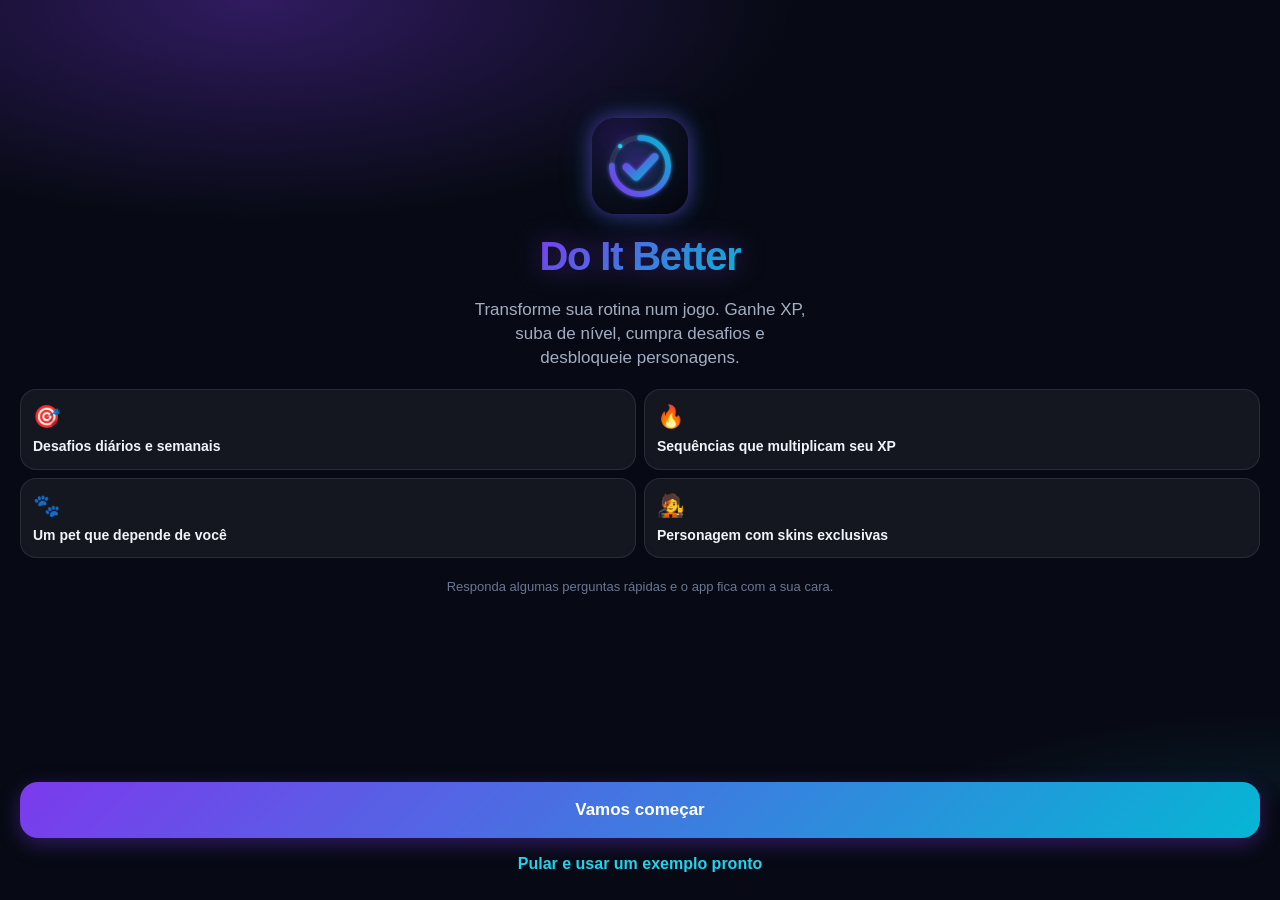
<file: index.html>
<!doctype html>
<html lang="pt-BR" data-theme="escuro">
<head>
  <meta charset="utf-8">
  <!-- viewport-fit=cover: o app ocupa a tela toda (atrás do notch e da barra inferior) -->
  <meta name="viewport" content="width=device-width, initial-scale=1, viewport-fit=cover">
  <title>Do It Better</title>
  <meta name="description" content="Organize seu dia como um jogo: XP, níveis e conquistas para tarefas, rotina e treinos.">
  <meta name="theme-color" content="#070A14">
  <meta name="color-scheme" content="dark light">
  <meta name="format-detection" content="telephone=no">

  <!-- Apple: abrir como app (sem barra do Safari) -->
  <meta name="apple-mobile-web-app-capable" content="yes">
  <meta name="mobile-web-app-capable" content="yes">
  <meta name="apple-mobile-web-app-status-bar-style" content="black-translucent">
  <meta name="apple-mobile-web-app-title" content="Do It Better">
  <link rel="apple-touch-icon" href="icons/apple-touch-icon.png">
  <link rel="apple-touch-icon" sizes="180x180" href="icons/apple-touch-icon.png">

  <link rel="icon" type="image/svg+xml" href="icons/icon.svg">
  <link rel="icon" type="image/png" sizes="192x192" href="icons/icon-192.png">
  <link rel="manifest" href="manifest.json">
  <link rel="stylesheet" href="css/style.css">
  <link rel="stylesheet" href="css/jogo.css">
  <link rel="stylesheet" href="css/personagem.css">

  <!-- Antes de desenhar: tema salvo, cor do tema e ALTURA REAL da tela -->
  <script>
    (function () {
      var raiz = document.documentElement;
      try {
        if (localStorage.getItem('doitbetter:tema') === 'claro') raiz.dataset.theme = 'claro';
        var cor = JSON.parse(localStorage.getItem('doitbetter:cor') || 'null');
        if (cor) {
          var rgb = function (h) { var n = parseInt(h.slice(1), 16); return ((n >> 16) & 255) + ', ' + ((n >> 8) & 255) + ', ' + (n & 255); };
          raiz.style.setProperty('--roxo', cor.c1); raiz.style.setProperty('--ciano', cor.c2);
          raiz.style.setProperty('--roxo-claro', cor.c1claro); raiz.style.setProperty('--ciano-claro', cor.c2claro);
          raiz.style.setProperty('--roxo-rgb', rgb(cor.c1)); raiz.style.setProperty('--ciano-rgb', rgb(cor.c2));
        }
      } catch (e) {}
      // CORREÇÃO DA "BARRA PRETA" NO IPHONE: no app instalado (tela de início)
      // o iOS às vezes informa uma altura menor que a tela real e sobra uma
      // faixa preta embaixo. Medimos a tela e usamos a altura certa.
      function ajustarAltura() {
        var h = window.innerHeight;
        var app = window.navigator.standalone === true || (window.matchMedia && matchMedia('(display-mode: standalone)').matches);
        if (app && window.screen) {
          var retrato = window.matchMedia && matchMedia('(orientation: portrait)').matches;
          var tela = retrato ? Math.max(screen.width, screen.height) : Math.min(screen.width, screen.height);
          if (tela > h && tela - h < 140) h = tela;
        }
        raiz.style.setProperty('--app-h', h + 'px');
      }
      ajustarAltura();
      window.addEventListener('resize', ajustarAltura);
      window.addEventListener('orientationchange', function () { setTimeout(ajustarAltura, 250); });
    })();
  </script>
</head>
<body>
  <!-- Gradientes reutilizados por todos os gráficos SVG -->
  <svg class="svg-defs" aria-hidden="true" focusable="false">
    <defs>
      <!-- as cores vêm do tema ativo (CSS --roxo e --ciano) -->
      <linearGradient id="g-dib" x1="0" y1="0" x2="1" y2="1">
        <stop offset="0" style="stop-color: var(--roxo)"/>
        <stop offset="1" style="stop-color: var(--ciano)"/>
      </linearGradient>
      <linearGradient id="g-dib-v" x1="0" y1="1" x2="0" y2="0">
        <stop offset="0" style="stop-color: var(--roxo)"/>
        <stop offset="1" style="stop-color: var(--ciano)"/>
      </linearGradient>
    </defs>
  </svg>

  <div class="fundo-brilho" aria-hidden="true"></div>
  <div class="faixa-status" aria-hidden="true"></div>
  <!-- Título compacto que aparece ao rolar a tela -->
  <div class="topo-compacto" id="topo-compacto" aria-hidden="true"><span class="topo-compacto-titulo">Hoje</span></div>

  <main id="telas">
    <section class="view" id="view-hoje" aria-label="Hoje"></section>
    <section class="view" id="view-tarefas" aria-label="Tarefas"></section>
    <section class="view" id="view-treinos" aria-label="Treino e dieta"></section>
    <section class="view" id="view-pet" aria-label="Pet e loja"></section>
    <section class="view" id="view-social" aria-label="Social: ranking, amigos e grupos"></section>
    <section class="view" id="view-perfil" aria-label="Perfil"></section>
  </main>

  <!-- Botão flutuante: adicionar rápido -->
  <button id="fab" class="fab" aria-label="Adicionar">
    <svg viewBox="0 0 24 24" width="28" height="28" fill="none" stroke="currentColor" stroke-width="2.6" stroke-linecap="round"><path d="M12 5v14M5 12h14"/></svg>
  </button>

  <!-- Barra de abas (estilo iOS) -->
  <nav class="tabbar" id="tabbar" aria-label="Navegação">
    <button data-aba="hoje" aria-label="Hoje">
      <i class="badge"></i>
      <svg viewBox="0 0 24 24" fill="none" stroke="currentColor" stroke-width="2" stroke-linecap="round" stroke-linejoin="round"><circle cx="12" cy="12" r="4"/><path d="M12 2v2M12 20v2M4.9 4.9l1.4 1.4M17.7 17.7l1.4 1.4M2 12h2M20 12h2M4.9 19.1l1.4-1.4M17.7 6.3l1.4-1.4"/></svg>
      <span>Hoje</span>
    </button>
    <button data-aba="tarefas" aria-label="Tarefas: rotina e pendências">
      <i class="badge"></i>
      <svg viewBox="0 0 24 24" fill="none" stroke="currentColor" stroke-width="2" stroke-linecap="round" stroke-linejoin="round"><path d="M9 6h11M9 12h11M9 18h11"/><path d="M3.5 6l1 1 2-2M3.5 12l1 1 2-2M3.5 18l1 1 2-2"/></svg>
      <span>Tarefas</span>
    </button>
    <button data-aba="treinos" aria-label="Treinos e dieta">
      <i class="badge"></i>
      <svg viewBox="0 0 24 24" fill="none" stroke="currentColor" stroke-width="2" stroke-linecap="round" stroke-linejoin="round"><path d="M6.5 6.5v11M17.5 6.5v11M3.5 9v6M20.5 9v6M6.5 12h11"/></svg>
      <span>Treinos</span>
    </button>
    <button data-aba="pet" aria-label="Pet, personagem e loja">
      <i class="badge"></i>
      <span class="tab-pet" aria-hidden="true"></span>
      <span>Pet</span>
    </button>
    <button data-aba="social" aria-label="Social: ranking, amigos e grupos">
      <i class="badge"></i>
      <svg viewBox="0 0 24 24" fill="none" stroke="currentColor" stroke-width="2" stroke-linecap="round" stroke-linejoin="round"><path d="M8 21h8M12 17v4M7 4h10v5a5 5 0 0 1-10 0V4z"/><path d="M7 6H4v1a3 3 0 0 0 3 3M17 6h3v1a3 3 0 0 1-3 3"/></svg>
      <span>Social</span>
    </button>
    <button data-aba="perfil" aria-label="Perfil">
      <i class="badge"></i>
      <span class="tab-avatar" aria-hidden="true"></span>
      <span>Perfil</span>
    </button>
    <span class="tab-indicador" aria-hidden="true"></span>
  </nav>

  <noscript>
    <p style="padding:40px;color:#fff;font-family:sans-serif">O Do It Better precisa de JavaScript ativado.</p>
  </noscript>

  <!-- Módulos ES (caminhos relativos, funciona em /do-it-better/) -->
  <script type="module" src="js/app.js"></script>
</body>
</html>
</file>
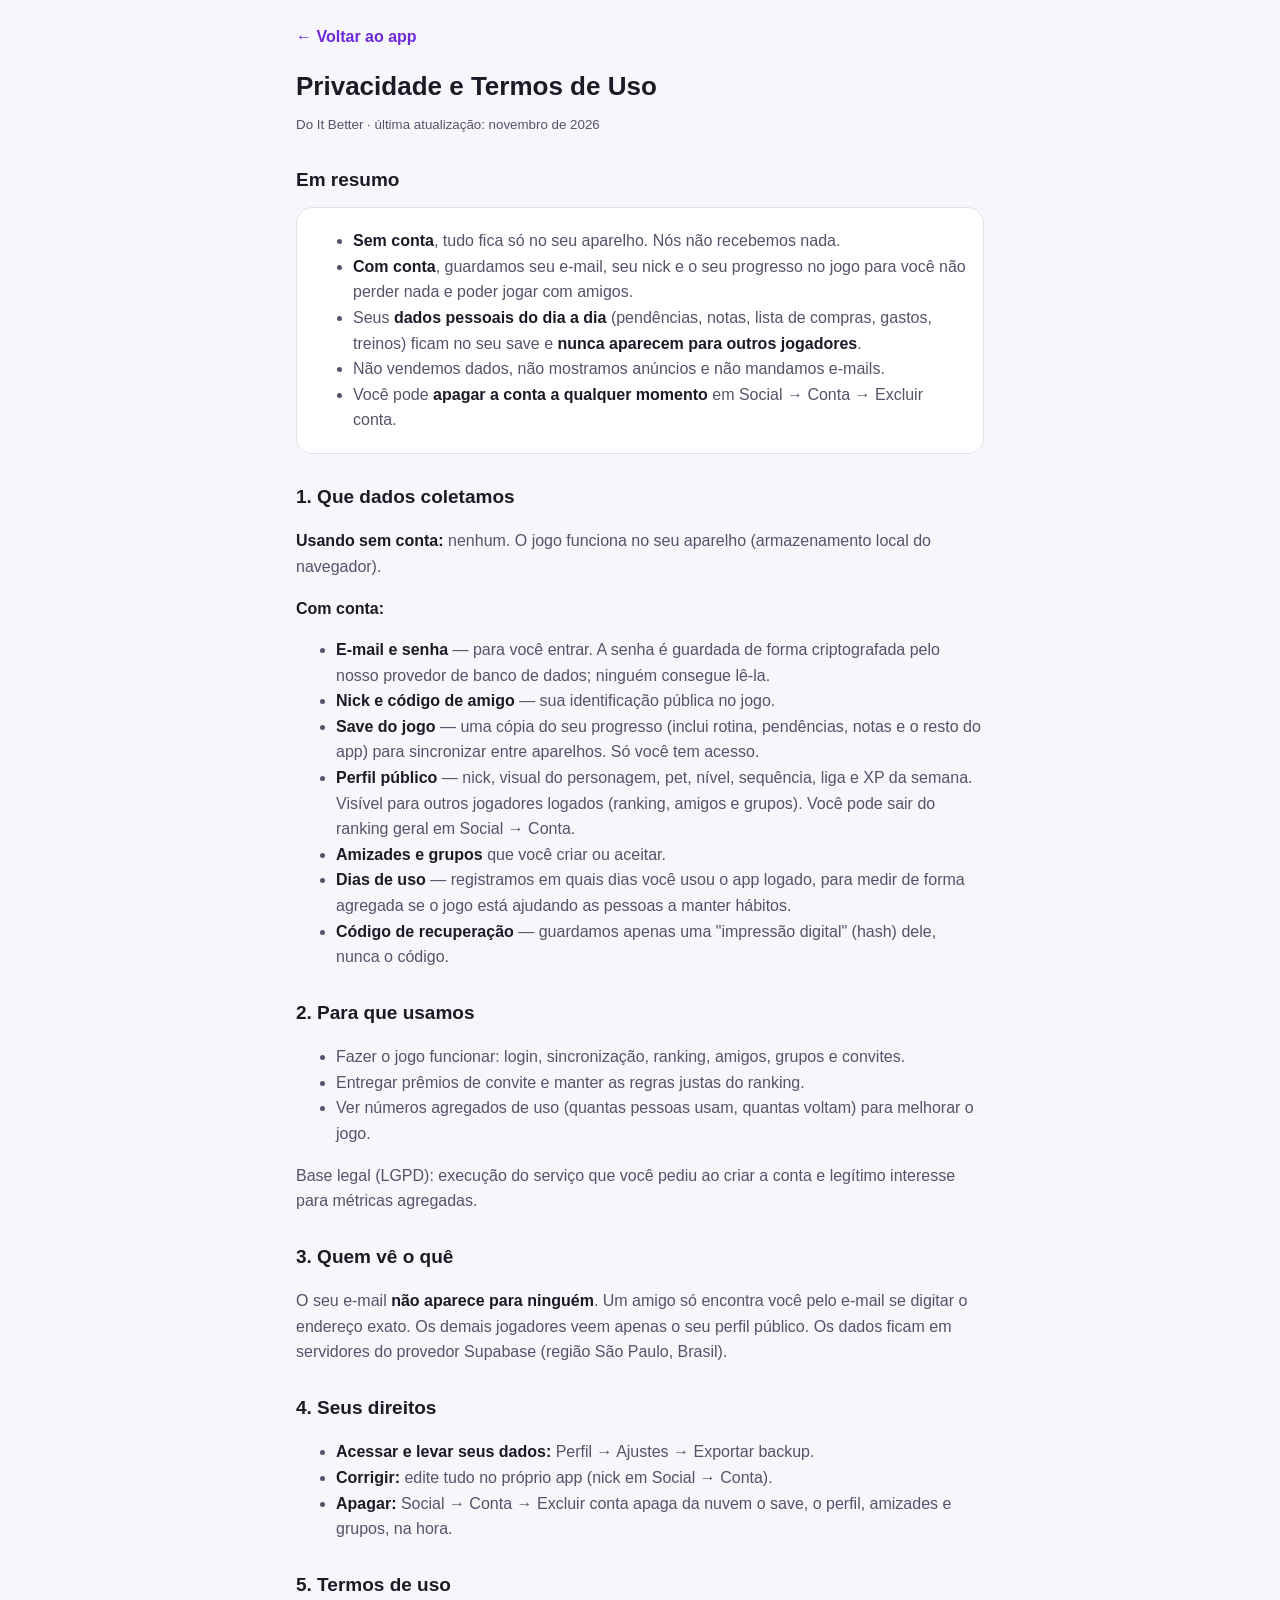
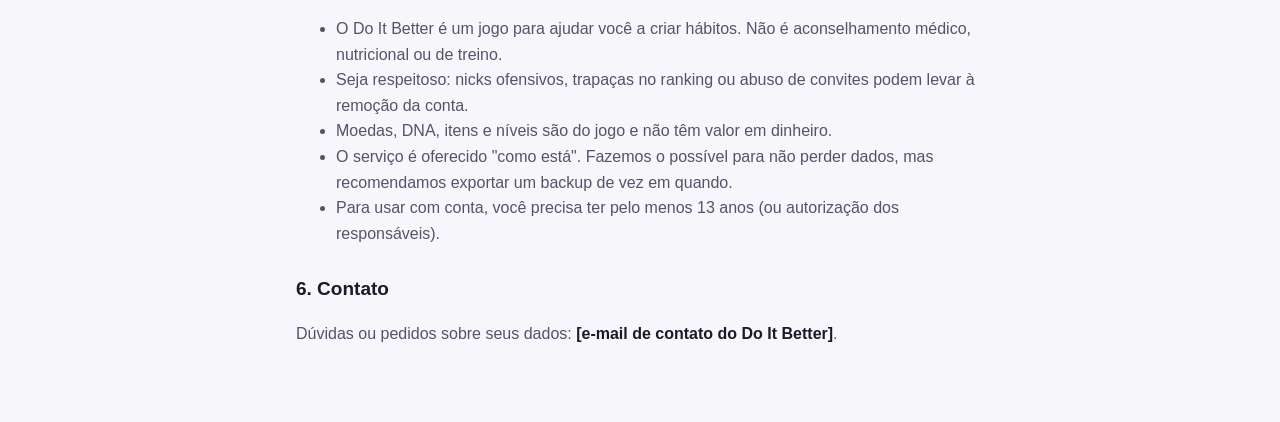
<file: privacidade.html>
<!doctype html>
<html lang="pt-BR">
<head>
  <meta charset="utf-8">
  <meta name="viewport" content="width=device-width, initial-scale=1, viewport-fit=cover">
  <title>Privacidade e Termos · Do It Better</title>
  <meta name="theme-color" content="#0b0a14">
  <style>
    :root { --fundo: #0b0a14; --texto: #f1f0f7; --texto-2: #b9b5cc; --card: #16142a; --borda: #2a2745; --destaque: #22d3ee; }
    @media (prefers-color-scheme: light) { :root { --fundo: #f7f6fb; --texto: #1b1a26; --texto-2: #55526a; --card: #ffffff; --borda: #e2e0ee; --destaque: #6d28d9; } }
    * { box-sizing: border-box; }
    body { margin: 0; background: var(--fundo); color: var(--texto); font: 16px/1.6 -apple-system, BlinkMacSystemFont, 'Segoe UI', Roboto, sans-serif; }
    main { max-width: 720px; margin: 0 auto; padding: 24px 16px 60px; }
    h1 { font-size: 26px; margin: 8px 0 4px; }
    h2 { font-size: 19px; margin: 28px 0 8px; }
    p, li { color: var(--texto-2); }
    b { color: var(--texto); }
    .card { background: var(--card); border: 1px solid var(--borda); border-radius: 16px; padding: 4px 16px; margin: 12px 0; }
    a { color: var(--destaque); }
    .voltar { display: inline-block; margin-bottom: 8px; text-decoration: none; font-weight: 700; }
    small { color: var(--texto-2); }
  </style>
</head>
<body>
  <main>
    <a class="voltar" href="./">← Voltar ao app</a>
    <h1>Privacidade e Termos de Uso</h1>
    <small>Do It Better · última atualização: novembro de 2026</small>

    <h2>Em resumo</h2>
    <div class="card">
      <ul>
        <li><b>Sem conta</b>, tudo fica só no seu aparelho. Nós não recebemos nada.</li>
        <li><b>Com conta</b>, guardamos seu e-mail, seu nick e o seu progresso no jogo para você não perder nada e poder jogar com amigos.</li>
        <li>Seus <b>dados pessoais do dia a dia</b> (pendências, notas, lista de compras, gastos, treinos) ficam no seu save e <b>nunca aparecem para outros jogadores</b>.</li>
        <li>Não vendemos dados, não mostramos anúncios e não mandamos e-mails.</li>
        <li>Você pode <b>apagar a conta a qualquer momento</b> em Social → Conta → Excluir conta.</li>
      </ul>
    </div>

    <h2>1. Que dados coletamos</h2>
    <p><b>Usando sem conta:</b> nenhum. O jogo funciona no seu aparelho (armazenamento local do navegador).</p>
    <p><b>Com conta:</b></p>
    <ul>
      <li><b>E-mail e senha</b> — para você entrar. A senha é guardada de forma criptografada pelo nosso provedor de banco de dados; ninguém consegue lê-la.</li>
      <li><b>Nick e código de amigo</b> — sua identificação pública no jogo.</li>
      <li><b>Save do jogo</b> — uma cópia do seu progresso (inclui rotina, pendências, notas e o resto do app) para sincronizar entre aparelhos. Só você tem acesso.</li>
      <li><b>Perfil público</b> — nick, visual do personagem, pet, nível, sequência, liga e XP da semana. Visível para outros jogadores logados (ranking, amigos e grupos). Você pode sair do ranking geral em Social → Conta.</li>
      <li><b>Amizades e grupos</b> que você criar ou aceitar.</li>
      <li><b>Dias de uso</b> — registramos em quais dias você usou o app logado, para medir de forma agregada se o jogo está ajudando as pessoas a manter hábitos.</li>
      <li><b>Código de recuperação</b> — guardamos apenas uma "impressão digital" (hash) dele, nunca o código.</li>
    </ul>

    <h2>2. Para que usamos</h2>
    <ul>
      <li>Fazer o jogo funcionar: login, sincronização, ranking, amigos, grupos e convites.</li>
      <li>Entregar prêmios de convite e manter as regras justas do ranking.</li>
      <li>Ver números agregados de uso (quantas pessoas usam, quantas voltam) para melhorar o jogo.</li>
    </ul>
    <p>Base legal (LGPD): execução do serviço que você pediu ao criar a conta e legítimo interesse para métricas agregadas.</p>

    <h2>3. Quem vê o quê</h2>
    <p>O seu e-mail <b>não aparece para ninguém</b>. Um amigo só encontra você pelo e-mail se digitar o endereço exato. Os demais jogadores veem apenas o seu perfil público. Os dados ficam em servidores do provedor Supabase (região São Paulo, Brasil).</p>

    <h2>4. Seus direitos</h2>
    <ul>
      <li><b>Acessar e levar seus dados:</b> Perfil → Ajustes → Exportar backup.</li>
      <li><b>Corrigir:</b> edite tudo no próprio app (nick em Social → Conta).</li>
      <li><b>Apagar:</b> Social → Conta → Excluir conta apaga da nuvem o save, o perfil, amizades e grupos, na hora.</li>
    </ul>

    <h2>5. Termos de uso</h2>
    <ul>
      <li>O Do It Better é um jogo para ajudar você a criar hábitos. Não é aconselhamento médico, nutricional ou de treino.</li>
      <li>Seja respeitoso: nicks ofensivos, trapaças no ranking ou abuso de convites podem levar à remoção da conta.</li>
      <li>Moedas, DNA, itens e níveis são do jogo e não têm valor em dinheiro.</li>
      <li>O serviço é oferecido "como está". Fazemos o possível para não perder dados, mas recomendamos exportar um backup de vez em quando.</li>
      <li>Para usar com conta, você precisa ter pelo menos 13 anos (ou autorização dos responsáveis).</li>
    </ul>

    <h2>6. Contato</h2>
    <!-- ANTES DE LANÇAR: troque pelo e-mail de contato oficial do app -->
    <p>Dúvidas ou pedidos sobre seus dados: <b>[e-mail de contato do Do It Better]</b>.</p>
  </main>
</body>
</html>
</file>
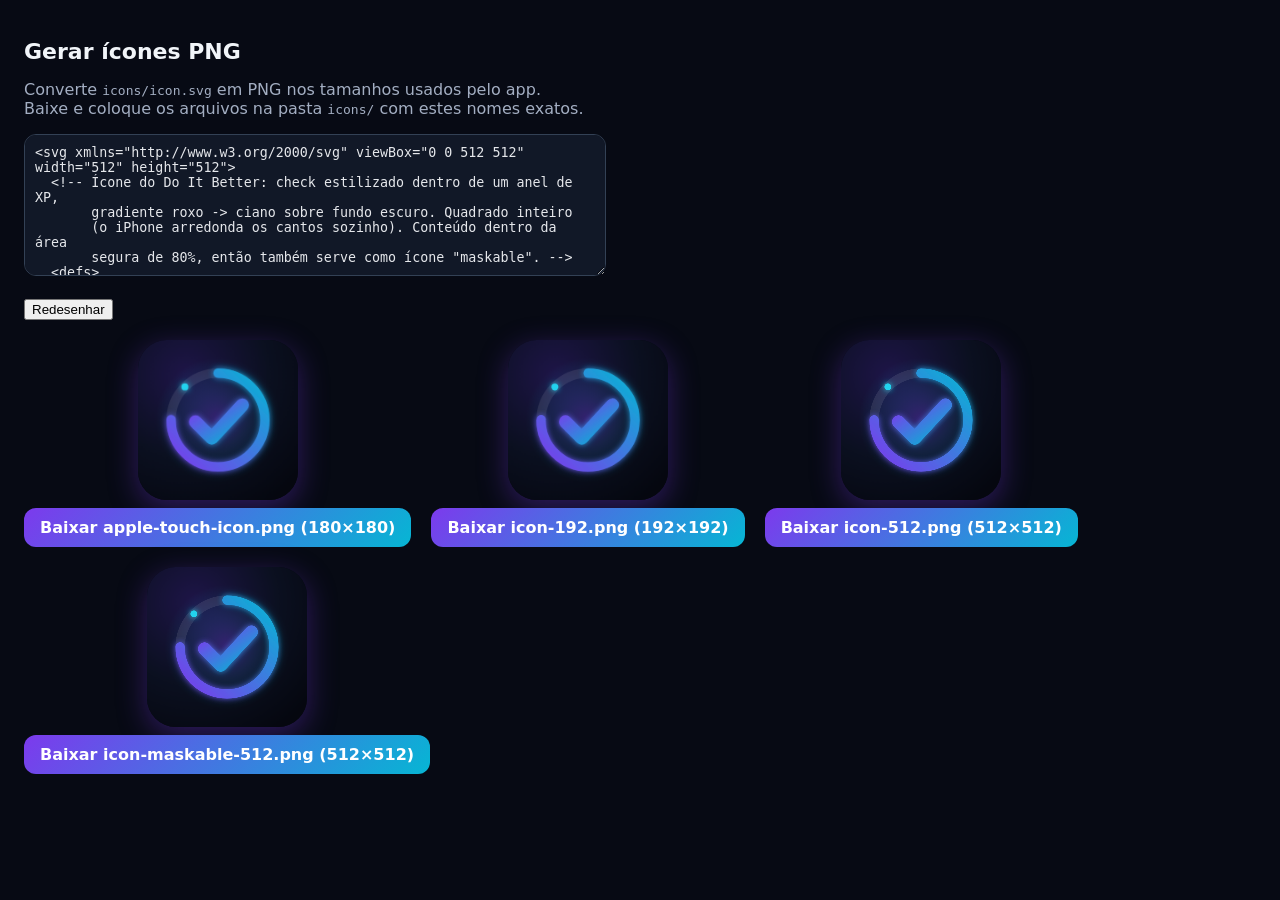
<file: ferramentas/gerar-icones.html>
<!doctype html>
<html lang="pt-BR">
<head>
  <meta charset="utf-8">
  <meta name="viewport" content="width=device-width, initial-scale=1">
  <title>Gerar ícones PNG — Do It Better</title>
  <style>
    body { margin: 0; padding: 24px; font-family: -apple-system, system-ui, sans-serif; background: #070a14; color: #f1f5f9; }
    h1 { font-size: 22px; }
    p { color: #a3aec2; max-width: 560px; }
    .grade { display: flex; flex-wrap: wrap; gap: 20px; margin-top: 20px; }
    .item { display: flex; flex-direction: column; align-items: center; gap: 8px; }
    canvas { border-radius: 18%; box-shadow: 0 8px 30px rgba(124, 58, 237, .35); max-width: 160px; height: auto; }
    a { color: #fff; background: linear-gradient(135deg, #7c3aed, #06b6d4); padding: 10px 16px; border-radius: 12px; text-decoration: none; font-weight: 700; }
    textarea { width: 100%; max-width: 560px; height: 120px; background: #111827; color: #e5e7eb; border-radius: 12px; border: 1px solid #334155; padding: 10px; font-family: monospace; }
  </style>
</head>
<body>
  <!--
    Ferramenta opcional: converte icons/icon.svg em PNG direto no navegador.
    Abra este arquivo pelo site (ex.: https://SEU-USUARIO.github.io/do-it-better/ferramentas/gerar-icones.html)
    ou rode um servidor local na pasta do projeto. Toque em cada botão para baixar.
    Se você editar o SVG, cole o código novo na caixa e toque em "Redesenhar".
  -->
  <h1>Gerar ícones PNG</h1>
  <p>Converte <code>icons/icon.svg</code> em PNG nos tamanhos usados pelo app. Baixe e coloque os arquivos na pasta <code>icons/</code> com estes nomes exatos.</p>
  <textarea id="svg" placeholder="Carregando icons/icon.svg..."></textarea><br><br>
  <button id="redesenhar">Redesenhar</button>
  <div class="grade" id="grade"></div>

  <script>
    const TAMANHOS = [
      ['apple-touch-icon.png', 180],
      ['icon-192.png', 192],
      ['icon-512.png', 512],
      ['icon-maskable-512.png', 512],
    ];

    async function desenhar(svgTexto) {
      const grade = document.getElementById('grade');
      grade.innerHTML = '';
      const url = 'data:image/svg+xml;charset=utf-8,' + encodeURIComponent(svgTexto);
      const img = new Image();
      img.src = url;
      await img.decode();
      for (const [nome, tam] of TAMANHOS) {
        const c = document.createElement('canvas');
        c.width = tam;
        c.height = tam;
        c.getContext('2d').drawImage(img, 0, 0, tam, tam);
        const link = document.createElement('a');
        link.download = nome;
        link.href = c.toDataURL('image/png');
        link.textContent = `Baixar ${nome} (${tam}×${tam})`;
        const box = document.createElement('div');
        box.className = 'item';
        box.append(c, link);
        grade.append(box);
      }
    }

    fetch('../icons/icon.svg')
      .then((r) => r.text())
      .then((t) => {
        document.getElementById('svg').value = t;
        desenhar(t);
      })
      .catch(() => (document.getElementById('svg').placeholder = 'Não consegui carregar o SVG. Cole o código dele aqui.'));

    document.getElementById('redesenhar').onclick = () => desenhar(document.getElementById('svg').value);
  </script>
</body>
</html>
</file>
<file: css/style.css>
/* =============================================================
   Do It Better — estilos
   Mobile-first para iPhone: safe areas, alvos de toque ≥ 44px,
   inputs com 16px (sem zoom), tema escuro padrão + tema claro.
   ============================================================= */

/* ---------- Tokens (tema escuro) ---------- */
:root {
  --bg: #070a14;
  --bg-2: #0d1222;
  --card: rgba(255, 255, 255, 0.055);
  --card-forte: rgba(255, 255, 255, 0.09);
  --borda: rgba(255, 255, 255, 0.09);
  --borda-forte: rgba(255, 255, 255, 0.16);
  --texto: #f1f5f9;
  --texto-2: #a3aec2;
  --texto-3: #6b7790;
  --roxo: #7c3aed;
  --ciano: #06b6d4;
  --roxo-claro: #a78bfa;
  --ciano-claro: #22d3ee;
  --roxo-rgb: 124, 58, 237;
  --ciano-rgb: 6, 182, 212;
  --grad: linear-gradient(135deg, var(--roxo) 0%, var(--ciano) 100%);
  --grad-suave: linear-gradient(135deg, rgba(var(--roxo-rgb), 0.22), rgba(var(--ciano-rgb), 0.18));
  --verde: #22c55e;
  --app-h: 100%;
  --ambar: #f59e0b;
  --vermelho: #ef4444;
  --sombra: 0 10px 30px rgba(0, 0, 0, 0.35);
  --brilho-neon: 0 0 18px rgba(var(--roxo-rgb), 0.55), 0 0 32px rgba(var(--ciano-rgb), 0.25);
  --vidro: blur(20px) saturate(160%);
  --tabbar-bg: rgba(10, 13, 26, 0.72);
  --sheet-bg: rgba(16, 20, 36, 0.94);
  --entrada-bg: rgba(255, 255, 255, 0.07);
  --status-bg: transparent;

  --raio: 22px;
  --raio-p: 14px;
  --tab-h: 58px;
  --safe-top: env(safe-area-inset-top, 0px);
  --safe-bottom: env(safe-area-inset-bottom, 0px);
  --safe-left: env(safe-area-inset-left, 0px);
  --safe-right: env(safe-area-inset-right, 0px);
  --teclado: 0px;
  --fonte: -apple-system, BlinkMacSystemFont, 'SF Pro Text', 'Segoe UI', Roboto, 'Helvetica Neue', Arial, sans-serif;
  --fonte-num: -apple-system, BlinkMacSystemFont, 'SF Pro Rounded', 'SF Pro Display', 'Segoe UI', Roboto, sans-serif;
  color-scheme: dark;
}

/* ---------- Tema claro ---------- */
[data-theme='claro'] {
  --bg: #f4f5fb;
  --bg-2: #e9ebf5;
  --card: rgba(255, 255, 255, 0.72);
  --card-forte: rgba(255, 255, 255, 0.92);
  --borda: rgba(20, 24, 60, 0.08);
  --borda-forte: rgba(20, 24, 60, 0.16);
  --texto: #0f172a;
  --texto-2: #4b5568;
  --texto-3: #8a93a6;
  --grad-suave: linear-gradient(135deg, rgba(var(--roxo-rgb), 0.12), rgba(var(--ciano-rgb), 0.1));
  --sombra: 0 8px 24px rgba(30, 30, 80, 0.08);
  --brilho-neon: 0 0 14px rgba(var(--roxo-rgb), 0.3), 0 0 26px rgba(var(--ciano-rgb), 0.15);
  --tabbar-bg: rgba(255, 255, 255, 0.78);
  --sheet-bg: rgba(250, 251, 255, 0.97);
  --entrada-bg: rgba(15, 23, 42, 0.05);
  /* a barra de status do iPhone fica com texto branco: pintamos a faixa */
  --status-bg: linear-gradient(90deg, #4c1d95, #0e7490);
  color-scheme: light;
}

/* ---------- Base ---------- */
*,
*::before,
*::after {
  box-sizing: border-box;
}
html {
  -webkit-text-size-adjust: 100%;
  text-size-adjust: 100%;
  background: var(--bg);
}
html,
body {
  margin: 0;
  height: var(--app-h, 100%);
  overflow: hidden;
  overflow: clip; /* o documento nunca rola: só as telas internas */
}
/* O app inteiro mede exatamente a altura da tela (--app-h, calculada no
   index.html). Todas as camadas usam position: absolute dentro do body —
   no iPhone, position: fixed com bottom: 0 pode parar acima do fim real
   da tela e deixar uma faixa preta. */
body {
  position: relative;
  width: 100%;
  overflow: hidden;
  background: var(--bg);
  color: var(--texto);
  font-family: var(--fonte);
  font-size: 16px;
  line-height: 1.4;
  -webkit-font-smoothing: antialiased;
  -webkit-tap-highlight-color: transparent;
  -webkit-touch-callout: none;
  user-select: none;
  -webkit-user-select: none;
  overscroll-behavior: none;
}
input,
textarea {
  user-select: text;
  -webkit-user-select: text;
}
button {
  font: inherit;
  color: inherit;
  background: none;
  border: 0;
  padding: 0;
  cursor: pointer;
  touch-action: manipulation;
}
button:disabled {
  opacity: 0.35;
  cursor: default;
}
:focus-visible {
  outline: 2px solid var(--ciano);
  outline-offset: 2px;
}
h1,
h2,
h3,
h4,
p {
  margin: 0;
}
svg {
  flex-shrink: 0;
}
.oculto,
.svg-defs,
.haptico {
  position: absolute !important;
  width: 0 !important;
  height: 0 !important;
  overflow: hidden !important;
  opacity: 0 !important;
  pointer-events: none !important;
}

/* Brilhos de fundo (roxo e ciano) */
.fundo-brilho {
  position: absolute;
  inset: 0;
  pointer-events: none;
  background: radial-gradient(40% 30% at 15% 10%, rgba(var(--roxo-rgb), 0.28), transparent 70%),
    radial-gradient(35% 28% at 95% 35%, rgba(var(--ciano-rgb), 0.16), transparent 70%),
    radial-gradient(40% 30% at 30% 95%, rgba(var(--roxo-rgb), 0.14), transparent 70%);
  z-index: 0;
}
[data-theme='claro'] .fundo-brilho {
  opacity: 0.55;
}
.faixa-status {
  position: absolute;
  top: 0;
  left: 0;
  right: 0;
  height: var(--safe-top);
  background: var(--status-bg);
  z-index: 60;
  pointer-events: none;
}

/* ---------- Telas (abas) ---------- */
#telas {
  position: absolute;
  inset: 0;
  z-index: 1;
}
.view {
  position: absolute;
  inset: 0;
  overflow-y: auto;
  overflow-x: hidden;
  -webkit-overflow-scrolling: touch;
  overscroll-behavior-y: contain;
  padding: calc(var(--safe-top) + 10px) calc(16px + var(--safe-right)) calc(var(--tab-h) + var(--safe-bottom) + 100px) calc(16px + var(--safe-left));
  opacity: 0;
  transform: translateY(10px) scale(0.995);
  visibility: hidden;
  transition: opacity 0.24s ease, transform 0.28s cubic-bezier(0.2, 0.8, 0.2, 1), visibility 0s linear 0.28s;
}
.view[data-pos='esq'] {
  transform: translateX(-36px) scale(0.99);
}
.view[data-pos='dir'] {
  transform: translateX(36px) scale(0.99);
}
.view.ativa {
  opacity: 1;
  transform: none;
  visibility: visible;
  transition: opacity 0.24s ease, transform 0.28s cubic-bezier(0.2, 0.8, 0.2, 1), visibility 0s;
}
.view > * + * {
  margin-top: 14px;
}

.cabecalho {
  display: flex;
  align-items: flex-end;
  justify-content: space-between;
  gap: 12px;
  padding-top: 6px;
  min-height: 52px;
}
.titulo-tela {
  font-size: 34px;
  font-weight: 800;
  letter-spacing: -0.02em;
  line-height: 1.1;
}
.secao-titulo {
  font-size: 13px;
  font-weight: 700;
  letter-spacing: 0.06em;
  text-transform: uppercase;
  color: var(--texto-2);
  margin-top: 22px !important;
  padding-left: 4px;
}
.secao-cab {
  display: flex;
  align-items: center;
  justify-content: space-between;
  gap: 10px;
}
.secao-cab .secao-titulo {
  margin-top: 0 !important;
}
.view > .secao-cab {
  margin-top: 22px;
}
.secao-cab h3 {
  font-size: 17px;
}
.dica {
  font-size: 13px;
  color: var(--texto-3);
  padding: 0 4px;
}
.centro {
  text-align: center;
  display: block;
  margin-left: auto;
  margin-right: auto;
}
.neon {
  color: var(--ciano-claro);
  text-shadow: 0 0 12px rgba(var(--ciano-rgb), 0.6);
}
[data-theme='claro'] .neon {
  color: var(--roxo);
  text-shadow: none;
}
.gradiente-texto {
  background: var(--grad);
  -webkit-background-clip: text;
  background-clip: text;
  color: transparent;
  -webkit-text-fill-color: transparent;
}
.perigo:not(.btn):not(.barra),
.perigo-texto {
  color: var(--vermelho) !important;
}
.apagado {
  color: var(--texto-3);
}

/* ---------- Cards (vidro fosco) ---------- */
.card {
  background: var(--card);
  border: 1px solid var(--borda);
  border-radius: var(--raio);
  -webkit-backdrop-filter: var(--vidro);
  backdrop-filter: var(--vidro);
  box-shadow: var(--sombra);
}
.neon-borda {
  border-color: rgba(var(--roxo-rgb), 0.55) !important;
  box-shadow: var(--brilho-neon);
}

/* ---------- Botões ---------- */
.btn {
  display: inline-flex;
  align-items: center;
  justify-content: center;
  gap: 8px;
  min-height: 48px;
  padding: 0 20px;
  border-radius: 14px;
  font-weight: 700;
  font-size: 16px;
  transition: transform 0.12s ease, opacity 0.2s, box-shadow 0.2s;
}
.btn:active {
  transform: scale(0.97);
}
.btn.primario {
  background: var(--grad);
  color: #fff;
  box-shadow: 0 6px 20px rgba(var(--roxo-rgb), 0.35);
}
.btn.secundario {
  background: var(--card-forte);
  border: 1px solid var(--borda);
  color: var(--texto);
}
.btn.perigo {
  background: var(--vermelho);
  color: #fff;
}
.btn.perigo-texto {
  background: rgba(239, 68, 68, 0.1);
}
.btn.largo {
  width: 100%;
}
.btn-icone {
  display: inline-flex;
  align-items: center;
  justify-content: center;
  width: 44px;
  height: 44px;
  border-radius: 12px;
  color: var(--texto-2);
  transition: background 0.2s, transform 0.12s;
}
.btn-icone:active {
  background: var(--card-forte);
  transform: scale(0.94);
}
.btn-texto {
  display: inline-flex;
  align-items: center;
  gap: 6px;
  min-height: 44px;
  padding: 0 6px;
  font-weight: 650;
  font-size: 16px;
  color: var(--ciano-claro);
}
[data-theme='claro'] .btn-texto {
  color: var(--roxo);
}
.btn-pilula {
  min-height: 44px;
  padding: 0 14px;
  border-radius: 999px;
  background: var(--card-forte);
  border: 1px solid var(--borda);
  font-weight: 700;
  font-size: 15px;
}
.btn-redondo {
  display: inline-flex;
  align-items: center;
  justify-content: center;
  width: 44px;
  height: 44px;
  border-radius: 50%;
  background: var(--card-forte);
  border: 1px solid var(--borda);
}
.btn-redondo.primario {
  background: var(--grad);
  color: #fff;
  border: 0;
  box-shadow: 0 4px 14px rgba(var(--ciano-rgb), 0.35);
}
.btn-redondo:active {
  transform: scale(0.92);
}
.botoes-linha {
  display: flex;
  gap: 10px;
}
.botoes-linha .largo {
  flex: 1;
}

/* ---------- Formulários ---------- */
.entrada {
  width: 100%;
  min-height: 48px;
  padding: 12px 14px;
  border-radius: 12px;
  border: 1px solid var(--borda);
  background: var(--entrada-bg);
  color: var(--texto);
  font: inherit;
  font-size: 16px; /* 16px evita o zoom automático do iPhone */
  outline: none;
  appearance: none;
  -webkit-appearance: none;
  transition: border-color 0.2s, box-shadow 0.2s;
}
.entrada:focus {
  border-color: var(--roxo-claro);
  box-shadow: 0 0 0 3px rgba(var(--roxo-rgb), 0.25);
}
.entrada::placeholder {
  color: var(--texto-3);
}
textarea.entrada {
  resize: none;
  line-height: 1.45;
}
input[type='date'].entrada,
input[type='time'].entrada {
  display: block;
  min-height: 48px;
  text-align: left;
}
input[type='date'].entrada::-webkit-date-and-time-value,
input[type='time'].entrada::-webkit-date-and-time-value {
  text-align: left;
}
.entrada.compacta {
  width: 48%;
  min-height: 44px;
  padding: 8px 12px;
  text-align: right;
}
.entrada.numero {
  width: 90px;
}
.form {
  display: flex;
  flex-direction: column;
  gap: 16px;
}
.campo {
  display: flex;
  flex-direction: column;
  gap: 8px;
}
.campo > span {
  font-size: 13px;
  font-weight: 700;
  color: var(--texto-2);
  letter-spacing: 0.02em;
}
.grade-campos {
  display: grid;
  grid-template-columns: 1fr 1fr;
  gap: 12px;
}
.linha-form {
  display: flex;
  gap: 10px;
}
.linha-form .entrada {
  flex: 1;
  min-width: 0;
}
.form-botoes {
  display: flex;
  gap: 10px;
  margin-top: 4px;
}
.form-botoes .largo {
  flex: 1;
}

.chips-linha {
  display: flex;
  flex-wrap: wrap;
  gap: 8px;
}
.chip {
  display: inline-flex;
  align-items: center;
  gap: 6px;
  min-height: 44px;
  padding: 0 14px;
  border-radius: 999px;
  border: 1px solid var(--borda);
  background: var(--card);
  color: var(--texto-2);
  font-size: 15px;
  font-weight: 600;
  white-space: nowrap;
  transition: all 0.2s;
}
.chip b {
  font-size: 12px;
  background: var(--card-forte);
  border-radius: 999px;
  padding: 1px 7px;
  color: var(--texto);
}
.chip.on {
  background: var(--grad);
  color: #fff;
  border-color: transparent;
  box-shadow: 0 4px 14px rgba(var(--roxo-rgb), 0.3);
}
.chip.on b {
  background: rgba(255, 255, 255, 0.25);
  color: #fff;
}
.chip.chip-alerta:not(.on) b {
  background: var(--vermelho);
  color: #fff;
}
.segmentado {
  display: flex;
  padding: 4px;
  gap: 4px;
  border-radius: 14px;
  background: var(--entrada-bg);
  border: 1px solid var(--borda);
}
.segmentado button {
  flex: 1;
  white-space: nowrap;
  min-height: 44px;
  border-radius: 10px;
  font-weight: 650;
  font-size: 15px;
  color: var(--texto-2);
  display: flex;
  flex-direction: column;
  align-items: center;
  justify-content: center;
  line-height: 1.1;
}
.segmentado button small {
  font-size: 11px;
  opacity: 0.8;
}
.segmentado button.on {
  background: var(--grad);
  color: #fff;
  box-shadow: 0 2px 10px rgba(var(--roxo-rgb), 0.3);
}
.segmentado.pequeno button {
  min-height: 36px;
  padding: 0 12px;
  font-size: 14px;
}
.segmentado.pequeno {
  min-height: 44px;
}

.dias-semana {
  display: grid;
  grid-template-columns: repeat(7, 1fr);
  gap: 6px;
}
.dia-chip {
  min-height: 44px;
  border-radius: 12px;
  border: 1px solid var(--borda);
  background: var(--card);
  font-size: 13px;
  font-weight: 700;
  color: var(--texto-3);
  text-transform: capitalize;
}
.dia-chip.on {
  background: var(--grad);
  color: #fff;
  border-color: transparent;
}

.emoji-linha {
  display: flex;
  flex-direction: column;
  gap: 8px;
}
.emoji-entrada {
  width: 72px;
  text-align: center;
  font-size: 24px !important;
}
.emoji-sugestoes {
  display: flex;
  gap: 4px;
  overflow-x: auto;
  padding-bottom: 4px;
  scrollbar-width: none;
}
.emoji-sugestoes::-webkit-scrollbar {
  display: none;
}
.emoji-btn {
  flex: 0 0 44px;
  height: 44px;
  border-radius: 12px;
  font-size: 22px;
  background: var(--card);
}
.emoji-btn:active {
  background: var(--card-forte);
}

.stepper {
  display: inline-flex;
  align-items: center;
  gap: 4px;
  background: var(--entrada-bg);
  border-radius: 14px;
  border: 1px solid var(--borda);
}
.stepper strong {
  min-width: 34px;
  text-align: center;
  font-family: var(--fonte-num);
  font-size: 18px;
}
.stepper.grande {
  display: flex;
  justify-content: center;
  gap: 24px;
  padding: 16px;
  background: none;
  border: 0;
}
.stepper.grande .btn-icone {
  width: 56px;
  height: 56px;
  border-radius: 50%;
  background: var(--card-forte);
  color: var(--texto);
}
.numero-grande {
  font-family: var(--fonte-num);
  font-size: 44px;
  font-weight: 800;
  letter-spacing: -0.02em;
  line-height: 1.05;
}

/* ---------- Tags e badges ---------- */
.tag {
  display: inline-flex;
  align-items: center;
  gap: 4px;
  padding: 3px 9px;
  border-radius: 999px;
  font-size: 12px;
  font-weight: 650;
  background: var(--card-forte);
  color: var(--texto-2);
  white-space: nowrap;
}
.tag-perigo {
  background: rgba(239, 68, 68, 0.16);
  color: #f87171;
}
.tag-alerta {
  background: rgba(245, 158, 11, 0.16);
  color: #fbbf24;
}
[data-theme='claro'] .tag-alerta {
  color: #b45309;
}
[data-theme='claro'] .tag-perigo {
  color: #dc2626;
}
.tag-etiqueta {
  background: rgba(var(--ciano-rgb), 0.14);
  color: var(--ciano-claro);
}
[data-theme='claro'] .tag-etiqueta {
  color: #0e7490;
}
.tag-neon {
  background: var(--grad);
  color: #fff;
  box-shadow: 0 0 12px rgba(var(--roxo-rgb), 0.45);
}
.tag-neon svg {
  width: 14px;
  height: 14px;
}
.pulsa {
  animation: pulsa 1.6s ease-in-out infinite;
}
@keyframes pulsa {
  50% {
    opacity: 0.55;
  }
}
.xp-badge {
  flex-shrink: 0;
  font-family: var(--fonte-num);
  font-weight: 800;
  font-size: 13px;
  padding: 4px 9px;
  border-radius: 999px;
  color: var(--ciano-claro);
  background: rgba(var(--ciano-rgb), 0.12);
  border: 1px solid rgba(var(--ciano-rgb), 0.25);
}
.xp-badge:empty {
  display: none;
}
[data-theme='claro'] .xp-badge {
  color: var(--roxo);
  background: rgba(var(--roxo-rgb), 0.08);
  border-color: rgba(var(--roxo-rgb), 0.2);
}

/* ---------- Listas ---------- */
.lista {
  overflow: hidden;
  padding: 4px 0;
}
.lista.apagada {
  opacity: 0.7;
}
.item-linha {
  display: flex;
  align-items: center;
  gap: 12px;
  width: 100%;
  min-height: 60px;
  padding: 8px 14px;
  text-align: left;
  position: relative;
}
.item-linha + .item-linha::before {
  content: '';
  position: absolute;
  top: 0;
  left: 60px;
  right: 0;
  height: 1px;
  background: var(--borda);
}
.item-linha.clicavel:active,
button.item-linha:active {
  background: var(--card-forte);
}
.item-linha > svg {
  color: var(--texto-3);
}
.item-linha.destaque {
  background: var(--grad-suave);
}
.item-info {
  flex: 1;
  min-width: 0;
  display: flex;
  flex-direction: column;
  align-items: flex-start;
  text-align: left;
  min-height: 44px;
  justify-content: center;
}
.item-nome {
  font-weight: 650;
  font-size: 16px;
  display: flex;
  align-items: center;
  gap: 8px;
  overflow: hidden;
  text-overflow: ellipsis;
  max-width: 100%;
}
.item-sub {
  font-size: 13px;
  color: var(--texto-3);
  margin-top: 1px;
  overflow: hidden;
  text-overflow: ellipsis;
  white-space: nowrap;
  max-width: 100%;
}
.item-emoji {
  font-size: 18px;
}
.item-emoji.grande {
  font-size: 24px;
  width: 32px;
  text-align: center;
}
.item-linha.feito .item-nome {
  color: var(--texto-3);
  text-decoration: line-through;
  text-decoration-color: rgba(var(--roxo-rgb), 0.7);
}
.valor {
  font-family: var(--fonte-num);
  font-weight: 750;
  white-space: nowrap;
}
.alca {
  display: inline-flex;
  align-items: center;
  justify-content: center;
  width: 44px;
  height: 44px;
  margin-left: -8px;
  color: var(--texto-3);
  touch-action: none;
  cursor: grab;
  flex-shrink: 0;
}

/* Bolinha de check (marcar como feito) */
.check-circulo {
  flex-shrink: 0;
  width: 44px;
  height: 44px;
  display: inline-flex;
  align-items: center;
  justify-content: center;
  border-radius: 50%;
  position: relative;
  color: transparent;
}
.check-circulo::before {
  content: '';
  position: absolute;
  inset: 8px;
  border-radius: 50%;
  border: 2px solid var(--borda-forte);
  transition: all 0.25s;
}
.check-circulo svg {
  position: relative;
  z-index: 1;
  transform: scale(0.4);
  transition: transform 0.25s cubic-bezier(0.3, 1.6, 0.5, 1);
}
.check-circulo.on {
  color: #fff;
}
.check-circulo.on::before {
  background: var(--grad);
  border-color: transparent;
  box-shadow: 0 0 14px rgba(var(--roxo-rgb), 0.6);
}
.check-circulo.on svg {
  transform: scale(1);
}

/* Estado vazio com mensagem motivadora */
.vazio {
  text-align: center;
  padding: 28px 20px;
  display: flex;
  flex-direction: column;
  align-items: center;
  gap: 8px;
}
.vazio-emoji {
  font-size: 44px;
  animation: flutuar 3s ease-in-out infinite;
}
.vazio h3 {
  font-size: 18px;
}
.vazio p {
  color: var(--texto-2);
  font-size: 15px;
  max-width: 300px;
}
.vazio .btn {
  margin-top: 8px;
}
@keyframes flutuar {
  50% {
    transform: translateY(-6px);
  }
}

/* ---------- Anel de progresso ---------- */
.anel {
  position: relative;
  flex-shrink: 0;
  display: inline-block;
}
.anel svg {
  display: block;
}
.anel-trilho {
  stroke: var(--borda-forte);
}
.anel-valor {
  transition: stroke-dashoffset 0.8s cubic-bezier(0.2, 0.8, 0.2, 1);
  filter: drop-shadow(0 0 4px rgba(var(--roxo-rgb), 0.6));
}
.anel-centro {
  position: absolute;
  inset: 0;
  display: flex;
  align-items: center;
  justify-content: center;
  flex-direction: row;
  font-family: var(--fonte-num);
}
.anel-centro strong {
  font-size: 22px;
  font-weight: 800;
}
.anel-centro small {
  font-size: 13px;
  color: var(--texto-3);
  font-weight: 700;
}
.anel.completo .anel-valor {
  filter: drop-shadow(0 0 7px rgba(var(--ciano-rgb), 0.9));
}

/* ---------- Gráficos ---------- */
.grafico {
  width: 100%;
  height: auto;
  display: block;
  overflow: visible;
}
.barra-fundo {
  fill: var(--card-forte);
}
.barra-destaque {
  filter: drop-shadow(0 0 6px rgba(var(--ciano-rgb), 0.7));
}
.graf-valor {
  font-size: 10px;
  font-weight: 700;
  fill: var(--texto-2);
  font-family: var(--fonte-num);
}
.graf-rotulo {
  font-size: 10px;
  fill: var(--texto-3);
  font-weight: 600;
}
.graf-rotulo.forte {
  fill: var(--texto);
  font-weight: 800;
}
.graf-grade {
  stroke: var(--borda);
  stroke-dasharray: 3 4;
}
.graf-ponto {
  fill: var(--bg);
  stroke: var(--ciano);
  stroke-width: 2;
}
.graf-pr {
  fill: #fde68a;
  stroke: #f59e0b;
  stroke-width: 2;
}
.graf-pr-brilho {
  fill: rgba(253, 230, 138, 0.25);
}
.graf-pr-texto {
  font-size: 9px;
  font-weight: 900;
  fill: #f59e0b;
}
.grafico-card {
  padding: 16px;
}
.grafico-card h4 {
  font-size: 14px;
  color: var(--texto-2);
  margin-bottom: 8px;
}
.grafico-card .secao-cab {
  margin-bottom: 10px;
}
.legenda-pr {
  font-size: 12px;
  color: var(--texto-3);
  display: flex;
  align-items: center;
  gap: 6px;
  margin-top: 6px;
}
.legenda-pr i {
  width: 10px;
  height: 10px;
  border-radius: 50%;
  background: #fde68a;
  border: 2px solid #f59e0b;
}

/* ---------- Barras (progresso) ---------- */
.barra,
.barra-xp {
  height: 10px;
  border-radius: 999px;
  background: var(--card-forte);
  overflow: hidden;
  position: relative;
}
[data-theme='claro'] .barra,
[data-theme='claro'] .barra-xp,
[data-theme='claro'] .barra-fundo {
  background: rgba(15, 23, 42, 0.09);
  fill: rgba(15, 23, 42, 0.07);
}
.barra.fina {
  height: 4px;
  border-radius: 0;
}
.barra-fill,
.barra-xp-fill {
  height: 100%;
  border-radius: inherit;
  background: var(--grad);
  transition: width 1s cubic-bezier(0.2, 0.8, 0.2, 1);
  box-shadow: 0 0 12px rgba(var(--ciano-rgb), 0.6);
  position: relative;
}
.barra-xp-fill::after {
  content: '';
  position: absolute;
  inset: 0;
  background: linear-gradient(90deg, transparent, rgba(255, 255, 255, 0.45), transparent);
  transform: translateX(-100%);
  animation: brilho-barra 2.8s ease-in-out infinite;
}
@keyframes brilho-barra {
  60%,
  100% {
    transform: translateX(100%);
  }
}
.barra.perigo .barra-fill {
  background: var(--vermelho);
  box-shadow: none;
}

/* ---------- Barra de abas (iOS) ---------- */
.tabbar {
  position: absolute;
  left: 0;
  right: 0;
  bottom: 0;
  z-index: 40;
  display: flex;
  height: calc(var(--tab-h) + var(--safe-bottom));
  padding: 0 calc(6px + var(--safe-right)) var(--safe-bottom) calc(6px + var(--safe-left));
  background: var(--tabbar-bg);
  -webkit-backdrop-filter: var(--vidro);
  backdrop-filter: var(--vidro);
  border-top: 1px solid var(--borda);
}
.tabbar button {
  flex: 1;
  min-height: 44px;
  display: flex;
  flex-direction: column;
  align-items: center;
  justify-content: center;
  gap: 3px;
  color: var(--texto-3);
  font-size: 10.5px;
  font-weight: 650;
  transition: color 0.2s;
}
.tabbar svg {
  width: 25px;
  height: 25px;
  transition: transform 0.25s cubic-bezier(0.3, 1.6, 0.5, 1);
}
.tabbar button.ativa {
  color: var(--ciano-claro);
}
[data-theme='claro'] .tabbar button.ativa {
  color: var(--roxo);
}
.tabbar button.ativa svg {
  transform: translateY(-1px) scale(1.08);
  filter: drop-shadow(0 0 6px rgba(var(--ciano-rgb), 0.7));
}
.tabbar button:active svg {
  transform: scale(0.88);
}

/* ---------- Botão flutuante (+) ---------- */
.fab {
  position: absolute;
  right: calc(18px + var(--safe-right));
  bottom: calc(var(--tab-h) + var(--safe-bottom) + 16px);
  z-index: 39;
  width: 60px;
  height: 60px;
  border-radius: 20px;
  background: var(--grad);
  color: #fff;
  display: flex;
  align-items: center;
  justify-content: center;
  box-shadow: 0 10px 26px rgba(var(--roxo-rgb), 0.5), 0 0 0 1px rgba(255, 255, 255, 0.12) inset;
  transition: transform 0.2s cubic-bezier(0.3, 1.6, 0.5, 1), opacity 0.2s;
}
.fab:active {
  transform: scale(0.9) rotate(90deg);
}
.fab.escondido {
  opacity: 0;
  transform: scale(0.6);
  pointer-events: none;
}

/* ---------- Folha inferior (sheet) ---------- */
.sheet-raiz {
  position: absolute;
  inset: 0;
  z-index: 100;
}
.sheet-fundo {
  position: absolute;
  inset: 0;
  background: rgba(0, 0, 0, 0.5);
  opacity: 0;
  transition: opacity 0.28s;
}
.sheet {
  position: absolute;
  left: 0;
  right: 0;
  bottom: var(--teclado);
  max-height: calc(100% - var(--safe-top) - 24px - var(--teclado));
  display: flex;
  flex-direction: column;
  background: var(--sheet-bg);
  -webkit-backdrop-filter: var(--vidro);
  backdrop-filter: var(--vidro);
  border-radius: 26px 26px 0 0;
  border: 1px solid var(--borda);
  border-bottom: 0;
  box-shadow: 0 -10px 40px rgba(0, 0, 0, 0.4);
  transform: translateY(105%);
  transition: transform 0.32s cubic-bezier(0.2, 0.9, 0.25, 1), bottom 0.2s;
}
.sheet-raiz.aberta .sheet-fundo {
  opacity: 1;
}
.sheet-raiz.aberta .sheet {
  transform: none;
}
.sheet-pegador {
  width: 38px;
  height: 5px;
  border-radius: 3px;
  background: var(--borda-forte);
  margin: 8px auto 0;
}
.sheet-topo {
  display: flex;
  align-items: center;
  justify-content: space-between;
  gap: 8px;
  padding: 4px 10px 4px 20px;
}
.sheet-topo h2 {
  font-size: 20px;
  font-weight: 800;
}
.sheet-corpo {
  overflow-y: auto;
  -webkit-overflow-scrolling: touch;
  overscroll-behavior: contain;
  padding: 6px calc(18px + var(--safe-right)) calc(24px + var(--safe-bottom)) calc(18px + var(--safe-left));
}
.sheet-corpo > * + * {
  margin-top: 14px;
}

/* ---------- Alertas ---------- */
.alerta-raiz {
  position: absolute;
  inset: 0;
  z-index: 200;
  display: flex;
  align-items: center;
  justify-content: center;
  padding: 24px;
  background: rgba(0, 0, 0, 0.55);
  opacity: 0;
  transition: opacity 0.2s;
}
.alerta-raiz.aberta {
  opacity: 1;
}
.alerta {
  width: 100%;
  max-width: 340px;
  padding: 22px 18px 18px;
  border-radius: 22px;
  background: var(--sheet-bg);
  border: 1px solid var(--borda);
  box-shadow: var(--sombra);
  text-align: center;
  transform: scale(0.92);
  transition: transform 0.25s cubic-bezier(0.3, 1.5, 0.5, 1);
  display: flex;
  flex-direction: column;
  gap: 12px;
}
.alerta-raiz.aberta .alerta {
  transform: none;
}
.alerta h3 {
  font-size: 18px;
}
.alerta p {
  color: var(--texto-2);
  font-size: 15px;
}
.alerta-botoes {
  display: flex;
  gap: 10px;
  margin-top: 4px;
}
.alerta-botoes .btn {
  flex: 1;
  padding: 0 10px;
}

/* ---------- Toast ---------- */
.toast {
  position: absolute;
  left: calc(16px + var(--safe-left));
  right: calc(16px + var(--safe-right));
  bottom: calc(var(--tab-h) + var(--safe-bottom) + 88px);
  z-index: 470; /* acima das celebrações: "Desfazer" sempre clicável */
  display: flex;
  align-items: center;
  justify-content: space-between;
  gap: 12px;
  min-height: 52px;
  padding: 8px 8px 8px 16px;
  border-radius: 16px;
  background: rgba(22, 26, 46, 0.96);
  color: #f1f5f9;
  border: 1px solid rgba(255, 255, 255, 0.1);
  box-shadow: 0 12px 30px rgba(0, 0, 0, 0.45);
  font-weight: 600;
  font-size: 15px;
  opacity: 0;
  transform: translateY(16px);
  transition: opacity 0.22s, transform 0.25s cubic-bezier(0.2, 0.9, 0.25, 1);
  pointer-events: none;
}
.toast.visivel {
  opacity: 1;
  transform: none;
  pointer-events: auto;
}
.toast.erro {
  border-color: rgba(239, 68, 68, 0.6);
}
.toast-acao {
  min-height: 40px;
  padding: 0 14px;
  border-radius: 12px;
  background: var(--grad);
  color: #fff;
  font-weight: 800;
  white-space: nowrap;
}
/* com uma folha aberta, o aviso vai para o topo para não cobrir os botões */
body.com-sheet .toast {
  top: calc(var(--safe-top) + 12px);
  bottom: auto;
}
body.treinando .toast {
  bottom: calc(var(--safe-bottom) + 100px);
}

/* ---------- "+XP" flutuante ---------- */
.xp-float {
  position: absolute;
  z-index: 400;
  transform: translate(-50%, 0);
  font-family: var(--fonte-num);
  font-weight: 900;
  font-size: 22px;
  letter-spacing: -0.01em;
  background: var(--grad);
  -webkit-background-clip: text;
  background-clip: text;
  color: transparent;
  -webkit-text-fill-color: transparent;
  filter: drop-shadow(0 0 8px rgba(var(--roxo-rgb), 0.8));
  pointer-events: none;
  animation: xp-sobe 1.25s cubic-bezier(0.2, 0.8, 0.3, 1) forwards;
  white-space: nowrap;
}
.xp-float.negativo {
  background: none;
  color: var(--texto-3);
  -webkit-text-fill-color: var(--texto-3);
  filter: none;
  font-size: 17px;
}
@keyframes xp-sobe {
  0% {
    opacity: 0;
    transform: translate(-50%, 10px) scale(0.6);
  }
  18% {
    opacity: 1;
    transform: translate(-50%, -6px) scale(1.15);
  }
  70% {
    opacity: 1;
  }
  100% {
    opacity: 0;
    transform: translate(-50%, -70px) scale(1);
  }
}

/* ---------- Confete e celebração ---------- */
.confete {
  position: absolute;
  inset: 0;
  width: 100%;
  height: 100%;
  z-index: 500;
  pointer-events: none;
}
.celebracao-raiz {
  position: absolute;
  inset: 0;
  z-index: 450;
  display: flex;
  align-items: center;
  justify-content: center;
  padding: 28px;
  background: rgba(3, 5, 14, 0.7);
  opacity: 0;
  transition: opacity 0.25s;
}
.celebracao-raiz.aberta {
  opacity: 1;
}
.celebracao {
  width: 100%;
  max-width: 330px;
  text-align: center;
  padding: 30px 22px 22px;
  border-radius: 28px;
  background: var(--sheet-bg);
  border: 1px solid rgba(var(--roxo-rgb), 0.5);
  box-shadow: var(--brilho-neon), var(--sombra);
  transform: scale(0.7);
  transition: transform 0.4s cubic-bezier(0.3, 1.6, 0.5, 1);
  display: flex;
  flex-direction: column;
  gap: 10px;
}
.celebracao-raiz.aberta .celebracao {
  transform: none;
}
.celebracao-emoji {
  font-size: 72px;
  line-height: 1;
  margin: 0 auto 6px;
  width: 120px;
  height: 120px;
  display: flex;
  align-items: center;
  justify-content: center;
  border-radius: 50%;
  background: var(--grad-suave);
  box-shadow: var(--brilho-neon);
  animation: medalha-gira 1s cubic-bezier(0.3, 1.4, 0.5, 1);
}
@keyframes medalha-gira {
  0% {
    transform: scale(0) rotate(-180deg);
  }
  100% {
    transform: scale(1) rotate(0);
  }
}
.celebracao h3 {
  font-size: 26px;
  font-weight: 900;
}
.celebracao p {
  color: var(--texto-2);
  margin-bottom: 8px;
}

/* ---------- Arrastar para ordenar ---------- */
.arrastando {
  position: relative;
  z-index: 20;
  pointer-events: none;
  opacity: 0.92;
  box-shadow: 0 20px 40px rgba(0, 0, 0, 0.45), var(--brilho-neon) !important;
  transition: none !important;
}
.ordenando {
  user-select: none;
}

/* =============================================================
   TELA HOJE
   ============================================================= */
.topo-hoje {
  display: flex;
  align-items: center;
  justify-content: space-between;
  min-height: 52px;
}
.logo {
  font-size: 26px;
  font-weight: 900;
  letter-spacing: -0.03em;
  background: var(--grad);
  -webkit-background-clip: text;
  background-clip: text;
  color: transparent;
  -webkit-text-fill-color: transparent;
  filter: drop-shadow(0 0 14px rgba(var(--roxo-rgb), 0.45));
}
.logo.pequeno {
  font-size: 20px;
}

.placar {
  padding: 18px;
  background: linear-gradient(135deg, rgba(var(--roxo-rgb), 0.2), rgba(var(--ciano-rgb), 0.1)), var(--card);
  border-color: rgba(var(--roxo-rgb), 0.3);
  cursor: pointer;
}
.placar-saudacao h1 {
  font-size: 22px;
  font-weight: 800;
  letter-spacing: -0.01em;
}
.placar-saudacao p {
  color: var(--texto-2);
  font-size: 14px;
  margin-top: 2px;
}
.placar-linha {
  display: flex;
  align-items: center;
  gap: 14px;
  margin-top: 16px;
}
.nivel-badge {
  flex-shrink: 0;
  width: 64px;
  height: 64px;
  border-radius: 20px;
  background: var(--grad);
  color: #fff;
  display: flex;
  flex-direction: column;
  align-items: center;
  justify-content: center;
  box-shadow: var(--brilho-neon);
  font-family: var(--fonte-num);
}
.nivel-badge small {
  font-size: 9px;
  font-weight: 800;
  letter-spacing: 0.12em;
  opacity: 0.85;
}
.nivel-badge strong {
  font-size: 28px;
  font-weight: 900;
  line-height: 1;
}
.placar-xp {
  flex: 1;
  min-width: 0;
  display: flex;
  flex-direction: column;
  gap: 6px;
}
.placar-titulo {
  display: flex;
  align-items: center;
  gap: 8px;
  font-weight: 800;
  font-size: 16px;
}
.placar-xp small {
  color: var(--texto-2);
  font-size: 12px;
  font-family: var(--fonte-num);
  font-weight: 600;
}
.pontos-dia {
  flex-shrink: 0;
  text-align: center;
  display: flex;
  flex-direction: column;
  font-family: var(--fonte-num);
}
.pontos-dia strong {
  font-size: 30px;
  font-weight: 900;
  line-height: 1;
  background: var(--grad);
  -webkit-background-clip: text;
  background-clip: text;
  color: transparent;
  -webkit-text-fill-color: transparent;
}
.pontos-dia small {
  font-size: 11px;
  color: var(--texto-2);
  font-weight: 700;
  margin-top: 2px;
}

.painel-dica {
  padding: 14px;
  display: flex;
  flex-direction: column;
  gap: 12px;
}
.painel-dica p {
  font-size: 14px;
  color: var(--texto-2);
}

/* Grade de blocos estilo widgets */
.grade-blocos {
  display: grid;
  grid-template-columns: repeat(2, minmax(0, 1fr));
  grid-auto-flow: row dense; /* blocos pequenos preenchem os buracos */
  gap: 12px;
}
.g-span {
  grid-column: span 2;
}
.bloco {
  position: relative;
  min-height: 164px;
  padding: 14px;
  border-radius: var(--raio);
  background: var(--card);
  border: 1px solid var(--borda);
  -webkit-backdrop-filter: var(--vidro);
  backdrop-filter: var(--vidro);
  box-shadow: var(--sombra);
  display: flex;
  flex-direction: column;
  gap: 8px;
  overflow: hidden;
  cursor: pointer;
  transition: transform 0.15s ease, opacity 0.2s, border-color 0.3s, box-shadow 0.3s;
}
/* animação de entrada só ao abrir a aba (não a cada toque) */
.grade-blocos.animar > .bloco {
  animation: bloco-entra 0.35s cubic-bezier(0.2, 0.8, 0.2, 1) both;
}
.bloco.g {
  grid-column: span 2;
  min-height: 150px;
}
.bloco:active {
  transform: scale(0.97);
}
.bloco.feito {
  border-color: rgba(var(--roxo-rgb), 0.55);
  background: linear-gradient(135deg, rgba(var(--roxo-rgb), 0.25), rgba(var(--ciano-rgb), 0.14)), var(--card);
  box-shadow: var(--brilho-neon);
}
@keyframes bloco-entra {
  from {
    opacity: 0;
    transform: translateY(8px);
  }
}
.grade-blocos.animar > .bloco:nth-child(2) { animation-delay: 0.03s; }
.grade-blocos.animar > .bloco:nth-child(3) { animation-delay: 0.06s; }
.grade-blocos.animar > .bloco:nth-child(4) { animation-delay: 0.09s; }
.grade-blocos.animar > .bloco:nth-child(5) { animation-delay: 0.12s; }
.grade-blocos.animar > .bloco:nth-child(n + 6) { animation-delay: 0.15s; }

.grade-blocos.editando .bloco {
  animation: tremer 0.3s ease-in-out infinite alternate;
  cursor: default;
}
.grade-blocos.editando .bloco:nth-child(2n) {
  animation-delay: 0.15s;
}
.grade-blocos.editando .bloco:active {
  transform: none;
}
.grade-blocos.editando .bloco > :not(.bloco-ctrl) {
  pointer-events: none;
}
@keyframes tremer {
  from {
    transform: rotate(-0.6deg);
  }
  to {
    transform: rotate(0.6deg);
  }
}
.bloco.inativo {
  opacity: 0.4;
  filter: grayscale(0.7);
}
.grade-blocos.editando .bloco {
  padding-top: 58px; /* espaço para a barra de controles */
}
.bloco-ctrl {
  position: absolute;
  top: 6px;
  left: 6px;
  right: 6px;
  z-index: 3;
  display: flex;
  justify-content: space-between;
  gap: 2px;
  padding: 2px;
  border-radius: 14px;
  background: var(--sheet-bg);
  border: 1px solid var(--borda-forte);
  box-shadow: var(--sombra);
}
.bloco-ctrl .alca {
  margin: 0;
  flex: 1;
  justify-content: flex-start;
  padding-left: 8px;
  width: 40px;
  height: 40px;
  color: var(--texto);
}
.bloco-ctrl .ctrl {
  width: 40px;
  height: 40px;
  border-radius: 11px;
  font-weight: 900;
  font-size: 14px;
  display: inline-flex;
  align-items: center;
  justify-content: center;
  color: var(--texto);
}
.bloco-ctrl .ctrl:active {
  background: var(--card-forte);
}
.bloco.inativo .bloco-ctrl {
  opacity: 1;
  filter: none;
}

.bloco-topo {
  display: flex;
  align-items: center;
  gap: 6px;
  min-height: 22px;
}
.bloco-emoji {
  font-size: 16px;
}
.bloco-nome {
  font-size: 13px;
  font-weight: 750;
  color: var(--texto-2);
  text-transform: uppercase;
  letter-spacing: 0.04em;
  overflow: hidden;
  text-overflow: ellipsis;
  white-space: nowrap;
  flex: 1;
  min-width: 0;
}
.bloco-extra {
  font-family: var(--fonte-num);
  font-weight: 800;
  font-size: 13px;
  color: var(--ciano-claro);
}
[data-theme='claro'] .bloco-extra {
  color: var(--roxo);
}
.bloco-corpo {
  flex: 1;
  display: flex;
  align-items: center;
  justify-content: center;
  gap: 14px;
  min-height: 0;
}
.bloco-corpo.lado {
  justify-content: flex-start;
}
.bloco-corpo.coluna {
  flex-direction: column;
  align-items: flex-start;
  justify-content: center;
  gap: 4px;
}
.bloco-corpo.coluna small {
  color: var(--texto-2);
  font-size: 13px;
}
.bloco-rodape {
  font-size: 13px;
  font-weight: 650;
  color: var(--texto-2);
}
.bloco-acoes {
  display: flex;
  justify-content: space-between;
  gap: 8px;
}
.bloco .btn {
  min-height: 44px;
  font-size: 15px;
  border-radius: 13px;
}
.bloco .btn.pequeno-alt {
  padding: 0 10px;
}
.numero-bloco {
  display: flex;
  align-items: baseline;
  gap: 6px;
  font-family: var(--fonte-num);
}
.numero-bloco strong {
  font-size: 40px;
  font-weight: 900;
  line-height: 1;
  letter-spacing: -0.03em;
}
.numero-bloco small {
  color: var(--texto-2);
  font-size: 13px;
  font-weight: 650;
}
.numero-bloco.fogo strong {
  background: linear-gradient(135deg, #f59e0b, #ef4444 50%, #7c3aed);
  -webkit-background-clip: text;
  background-clip: text;
  color: transparent;
  -webkit-text-fill-color: transparent;
}
.mini-lista {
  flex: 1;
  min-width: 0;
  display: flex;
  flex-direction: column;
  gap: 2px;
}
.mini-item {
  display: flex;
  align-items: center;
  gap: 8px;
  min-height: 34px;
  font-size: 14px;
  font-weight: 600;
  text-align: left;
  white-space: nowrap;
  overflow: hidden;
  text-overflow: ellipsis;
  padding: 0 4px;
  border-radius: 8px;
}
.mini-item:active {
  background: var(--card-forte);
}
.mini-item.feito {
  color: var(--texto-3);
  text-decoration: line-through;
}
.mini-check {
  flex-shrink: 0;
  width: 20px;
  height: 20px;
  border-radius: 50%;
  border: 2px solid var(--borda-forte);
  display: inline-flex;
  align-items: center;
  justify-content: center;
  color: #fff;
}
.mini-check svg {
  width: 12px;
  height: 12px;
}
.mini-item.feito .mini-check {
  background: var(--grad);
  border-color: transparent;
}
.mais {
  color: var(--texto-3);
  font-size: 12px;
  padding-left: 4px;
}
.ponto-perigo {
  display: inline-block;
  width: 8px;
  height: 8px;
  border-radius: 50%;
  background: var(--vermelho);
  box-shadow: 0 0 8px var(--vermelho);
}
.treino-nome {
  font-size: 26px;
  font-weight: 900;
  letter-spacing: -0.02em;
  line-height: 1.1;
}
.copos {
  display: flex;
  flex-wrap: wrap;
  gap: 4px;
  margin-top: 6px;
}
.copos i {
  width: 12px;
  height: 16px;
  border-radius: 3px 3px 5px 5px;
  border: 1.5px solid var(--borda-forte);
}
.copos i.on {
  background: linear-gradient(180deg, #22d3ee, #3b82f6);
  border-color: transparent;
  box-shadow: 0 0 6px rgba(34, 211, 238, 0.6);
}
.nota-previa {
  font-size: 14px;
  color: var(--texto);
  display: -webkit-box;
  -webkit-line-clamp: 4;
  -webkit-box-orient: vertical;
  overflow: hidden;
  white-space: pre-line;
}
.lista-curta {
  margin: 4px 0 0;
  padding-left: 16px;
  font-size: 13px;
  color: var(--texto-2);
}
.lista-curta li {
  white-space: nowrap;
  overflow: hidden;
  text-overflow: ellipsis;
}
.valor-grande {
  font-family: var(--fonte-num);
  font-size: 28px;
  font-weight: 900;
  letter-spacing: -0.02em;
}
.bloco .barra {
  width: 100%;
  margin-top: 6px;
}
.check-corpo {
  align-items: center !important;
  text-align: center;
}
.check-grande {
  width: 64px;
  height: 64px;
  border-radius: 50%;
  border: 3px solid var(--borda-forte);
  display: flex;
  align-items: center;
  justify-content: center;
  color: transparent;
  transition: all 0.3s cubic-bezier(0.3, 1.5, 0.5, 1);
}
.check-grande svg {
  width: 32px;
  height: 32px;
  transform: scale(0.3);
  transition: transform 0.3s cubic-bezier(0.3, 1.6, 0.5, 1);
}
.check-grande.on {
  background: var(--grad);
  border-color: transparent;
  color: #fff;
  box-shadow: var(--brilho-neon);
  animation: pop 0.4s cubic-bezier(0.3, 1.6, 0.5, 1);
}
.check-grande.on svg {
  transform: scale(1);
}
.check-grande.desligado {
  opacity: 0.35;
  border-style: dashed;
}
@keyframes pop {
  40% {
    transform: scale(1.18);
  }
}

/* =============================================================
   ROTINA
   ============================================================= */
.resumo-rotina,
.meta-semana {
  display: flex;
  align-items: center;
  gap: 16px;
  padding: 16px;
}
.resumo-info,
.meta-info {
  flex: 1;
  min-width: 0;
}
.resumo-titulo {
  font-weight: 800;
  font-size: 17px;
  margin-bottom: 6px;
}
.resumo-linhas {
  display: flex;
  flex-direction: column;
  gap: 3px;
  font-size: 14px;
  color: var(--texto-2);
}
.item-linha.editavel .btn-icone {
  width: 40px;
}

.calendario {
  padding: 12px 14px 16px;
}
.cal-topo {
  display: flex;
  align-items: center;
  justify-content: space-between;
  margin-bottom: 6px;
}
.cal-topo h3 {
  font-size: 17px;
  font-weight: 800;
}
.cal-grade {
  display: grid;
  grid-template-columns: repeat(7, 1fr);
  gap: 5px;
}
.cal-cabecalho span {
  text-align: center;
  font-size: 12px;
  font-weight: 800;
  color: var(--texto-3);
  padding: 4px 0;
}
.cal-dia {
  aspect-ratio: 1;
  min-height: 40px;
  border-radius: 12px;
  display: flex;
  align-items: center;
  justify-content: center;
  font-size: 14px;
  font-weight: 700;
  font-family: var(--fonte-num);
  color: var(--texto-2);
  background: var(--card);
  border: 1px solid transparent;
}
.cal-dia.cal-vazio {
  background: none;
}
.cal-dia.futuro,
.cal-dia.pre {
  opacity: 0.35;
}
.cal-dia.neutro {
  color: var(--texto-3);
}
.cal-dia.cumprido {
  background: var(--grad);
  color: #fff;
  box-shadow: 0 0 10px rgba(var(--roxo-rgb), 0.45);
}
.cal-dia.parcial {
  background: rgba(245, 158, 11, 0.2);
  color: #fbbf24;
  border-color: rgba(245, 158, 11, 0.4);
}
.cal-dia.falhou {
  background: rgba(239, 68, 68, 0.16);
  color: #f87171;
  border-color: rgba(239, 68, 68, 0.3);
}
[data-theme='claro'] .cal-dia.parcial {
  color: #b45309;
}
[data-theme='claro'] .cal-dia.falhou {
  color: #dc2626;
}
.cal-dia.eh-hoje {
  border: 2px solid var(--ciano);
}
.cal-legenda {
  display: flex;
  flex-wrap: wrap;
  gap: 12px;
  justify-content: center;
  margin-top: 12px;
  font-size: 12px;
  color: var(--texto-2);
}
.cal-legenda span {
  display: inline-flex;
  align-items: center;
  gap: 5px;
}
.cal-legenda i {
  width: 10px;
  height: 10px;
  border-radius: 3px;
}
.cal-legenda i.cumprido {
  background: var(--grad);
}
.cal-legenda i.parcial {
  background: var(--ambar);
}
.cal-legenda i.falhou {
  background: var(--vermelho);
}

/* =============================================================
   PENDÊNCIAS
   ============================================================= */
.filtros {
  display: flex;
  gap: 8px;
  overflow-x: auto;
  margin-left: -16px;
  margin-right: -16px;
  padding: 2px 16px 4px;
  scrollbar-width: none;
}
.filtros::-webkit-scrollbar {
  display: none;
}
.filtros .chip {
  flex-shrink: 0; /* não espreme: a linha rola para o lado */
}
.lista-pend {
  display: flex;
  flex-direction: column;
  gap: 10px;
}
.pend {
  display: flex;
  align-items: flex-start;
  gap: 8px;
  padding: 10px 12px 10px 6px;
  border-left: 4px solid var(--texto-3);
  transition: opacity 0.3s, transform 0.3s;
}
.pend.prio-alta {
  border-left-color: #f43f5e;
}
.pend.prio-media {
  border-left-color: var(--roxo-claro);
}
.pend.prio-baixa {
  border-left-color: var(--ciano);
}
.pend .xp-badge {
  margin-top: 12px;
}
.pend.feita {
  opacity: 0.65;
}
.pend.feita .pend-titulo {
  text-decoration: line-through;
  color: var(--texto-3);
}
.pend.concluindo {
  opacity: 0;
  transform: translateX(40px) scale(0.96);
}
.pend.concluindo .check-circulo::before {
  background: var(--grad);
  border-color: transparent;
}
.pend-info {
  flex: 1;
  min-width: 0;
  display: flex;
  flex-direction: column;
  align-items: flex-start;
  gap: 3px;
  text-align: left;
  padding: 8px 0 2px;
  min-height: 44px;
}
.pend-titulo {
  font-weight: 700;
  font-size: 16px;
  line-height: 1.3;
}
.pend-desc {
  font-size: 14px;
  color: var(--texto-2);
  display: -webkit-box;
  -webkit-line-clamp: 2;
  -webkit-box-orient: vertical;
  overflow: hidden;
}
.pend-meta {
  display: flex;
  flex-wrap: wrap;
  gap: 6px;
  margin-top: 4px;
}
.pend.prio-alta .tag.prio {
  color: #fb7185;
  background: rgba(244, 63, 94, 0.14);
}

/* =============================================================
   TREINOS
   ============================================================= */
.destaque-treino {
  padding: 18px;
  display: flex;
  flex-direction: column;
  gap: 10px;
  background: linear-gradient(135deg, rgba(var(--roxo-rgb), 0.24), rgba(var(--ciano-rgb), 0.12)), var(--card);
  border-color: rgba(var(--roxo-rgb), 0.35);
}
.destaque-treino h2 {
  font-size: 32px;
  font-weight: 900;
  letter-spacing: -0.02em;
  line-height: 1.05;
}
.destaque-treino p {
  color: var(--texto-2);
}
.destaque-treino.andamento {
  box-shadow: var(--brilho-neon);
}
.rotulo-neon {
  font-size: 12px;
  font-weight: 900;
  letter-spacing: 0.12em;
  color: var(--ciano-claro);
}
[data-theme='claro'] .rotulo-neon {
  color: var(--roxo);
}
.andamento .rotulo-neon {
  animation: pulsa 1.6s infinite;
}
.lista-ex-resumo {
  list-style: none;
  margin: 0;
  padding: 0;
  display: flex;
  flex-direction: column;
  gap: 6px;
}
.lista-ex-resumo li {
  display: flex;
  justify-content: space-between;
  gap: 10px;
  font-size: 15px;
}
.lista-ex-resumo li span {
  overflow: hidden;
  text-overflow: ellipsis;
  white-space: nowrap;
}
.lista-ex-resumo li small {
  color: var(--texto-2);
  white-space: nowrap;
  font-family: var(--fonte-num);
}
.semana-pontos {
  display: flex;
  gap: 5px;
  margin: 4px 0 2px;
}
.semana-pontos span {
  width: 28px;
  height: 28px;
  border-radius: 9px;
  display: flex;
  align-items: center;
  justify-content: center;
  font-size: 12px;
  font-weight: 800;
  color: var(--texto-3);
  background: var(--card-forte);
}
.semana-pontos span.on {
  background: var(--grad);
  color: #fff;
  box-shadow: 0 0 8px rgba(var(--roxo-rgb), 0.5);
}
.semana-pontos span.hoje {
  outline: 2px solid var(--ciano);
  outline-offset: 1px;
}
.lista-fichas {
  display: flex;
  flex-direction: column;
  gap: 10px;
}
.ficha {
  display: flex;
  align-items: center;
  gap: 12px;
  padding: 10px 10px 10px 14px;
  min-height: 72px;
}
.ficha.proxima {
  border-color: rgba(var(--roxo-rgb), 0.5);
}
.ficha .alca {
  margin-left: -8px;
  margin-right: -6px;
}
.ficha-letra {
  flex-shrink: 0;
  width: 46px;
  height: 46px;
  border-radius: 14px;
  background: var(--grad);
  color: #fff;
  font-family: var(--fonte-num);
  font-weight: 900;
  font-size: 22px;
  display: flex;
  align-items: center;
  justify-content: center;
  box-shadow: 0 4px 14px rgba(var(--roxo-rgb), 0.35);
}
.ficha-letra.pequena {
  width: 36px;
  height: 36px;
  border-radius: 11px;
  font-size: 16px;
}
.ficha-info {
  flex: 1;
  min-width: 0;
  display: flex;
  flex-direction: column;
  align-items: flex-start;
  text-align: left;
  min-height: 44px;
  justify-content: center;
}
.ficha-info strong {
  font-size: 17px;
}
.ficha-info small {
  color: var(--texto-3);
  font-size: 13px;
  overflow: hidden;
  text-overflow: ellipsis;
  white-space: nowrap;
  max-width: 100%;
}
.btn-icone.play {
  color: var(--ciano-claro);
  font-size: 16px;
  background: rgba(var(--ciano-rgb), 0.12);
  border-radius: 50%;
}

/* Modo "Treinando agora" (tela cheia) */
.treino-ativo {
  position: absolute;
  inset: 0;
  z-index: 80;
  background: var(--bg);
  display: flex;
  flex-direction: column;
  transform: translateY(100%);
  transition: transform 0.34s cubic-bezier(0.2, 0.9, 0.25, 1);
}
.treino-ativo::before {
  content: '';
  position: absolute;
  inset: 0;
  pointer-events: none;
  background: radial-gradient(60% 30% at 50% 0%, rgba(var(--roxo-rgb), 0.25), transparent 70%);
}
.treino-ativo.aberto {
  transform: none;
}
.ta-topo {
  position: relative;
  display: flex;
  align-items: center;
  justify-content: space-between;
  gap: 8px;
  padding: calc(var(--safe-top) + 6px) calc(10px + var(--safe-right)) 4px calc(10px + var(--safe-left));
}
.ta-titulo {
  text-align: center;
  display: flex;
  flex-direction: column;
  min-width: 0;
}
.ta-titulo small {
  font-size: 11px;
  font-weight: 800;
  letter-spacing: 0.1em;
  text-transform: uppercase;
  color: var(--ciano-claro);
}
.ta-titulo strong {
  font-size: 18px;
  white-space: nowrap;
  overflow: hidden;
  text-overflow: ellipsis;
}
.ta-placar {
  position: relative;
  display: grid;
  grid-template-columns: repeat(3, 1fr);
  gap: 8px;
  padding: 8px calc(16px + var(--safe-right)) 12px calc(16px + var(--safe-left));
  text-align: center;
}
.ta-placar small {
  display: block;
  font-size: 12px;
  color: var(--texto-3);
  font-weight: 700;
}
.ta-placar strong {
  font-family: var(--fonte-num);
  font-size: 26px;
  font-weight: 900;
  letter-spacing: -0.02em;
  font-variant-numeric: tabular-nums;
}
.ta-placar strong small {
  display: inline;
  font-size: 13px;
}
#ta-tempo {
  background: var(--grad);
  -webkit-background-clip: text;
  background-clip: text;
  color: transparent;
  -webkit-text-fill-color: transparent;
}
.ta-lista {
  position: relative;
  flex: 1;
  overflow-y: auto;
  -webkit-overflow-scrolling: touch;
  overscroll-behavior: contain;
  padding: 14px calc(14px + var(--safe-right)) calc(var(--safe-bottom) + 130px) calc(14px + var(--safe-left));
  display: flex;
  flex-direction: column;
  gap: 12px;
}
.ta-ex {
  padding: 14px 12px 8px;
}
.ta-ex.completo {
  border-color: rgba(var(--roxo-rgb), 0.5);
}
.ta-ex-topo {
  display: flex;
  justify-content: space-between;
  gap: 8px;
  padding: 0 4px 8px;
}
.ta-ex h3 {
  font-size: 17px;
}
.ta-ex-topo small {
  color: var(--texto-3);
  font-size: 13px;
}
.serie {
  display: grid;
  grid-template-columns: 40px 1fr 1fr 52px;
  align-items: center;
  gap: 8px;
  padding: 4px;
  border-radius: 12px;
  transition: background 0.2s;
}
.serie.feita {
  background: var(--grad-suave);
}
.serie-cab {
  padding-top: 0;
  padding-bottom: 0;
}
.serie-cab span {
  font-size: 11px;
  font-weight: 800;
  letter-spacing: 0.04em;
  color: var(--texto-3);
  text-transform: uppercase;
  text-align: center;
}
.serie-n {
  text-align: center;
  font-family: var(--fonte-num);
  font-weight: 800;
  color: var(--texto-2);
}
.entrada.mini {
  min-height: 44px;
  padding: 8px;
  text-align: center;
  font-family: var(--fonte-num);
  font-weight: 750;
  font-size: 17px;
}
.serie-check {
  width: 48px;
  height: 44px;
  border-radius: 12px;
  border: 2px solid var(--borda-forte);
  display: inline-flex;
  align-items: center;
  justify-content: center;
  color: var(--texto-3);
  transition: all 0.2s cubic-bezier(0.3, 1.5, 0.5, 1);
}
.serie-check.on {
  background: var(--grad);
  border-color: transparent;
  color: #fff;
  box-shadow: 0 0 12px rgba(var(--roxo-rgb), 0.6);
}
.serie-check:active {
  transform: scale(0.9);
}
.ta-ex-acoes {
  display: flex;
  justify-content: flex-start;
  gap: 8px;
  padding: 0 2px;
}
.ta-ex-acoes .btn-texto svg {
  width: 16px;
  height: 16px;
}
.ta-rodape {
  padding: 8px 0 0;
}
.descanso {
  position: absolute;
  left: calc(12px + var(--safe-left));
  right: calc(12px + var(--safe-right));
  bottom: calc(var(--safe-bottom) + 12px);
  transform: translateY(160%);
  transition: transform 0.32s cubic-bezier(0.2, 0.9, 0.25, 1);
  z-index: 5;
}
.descanso.ativo {
  transform: none;
}
.descanso-card {
  display: flex;
  align-items: center;
  gap: 12px;
  padding: 10px 12px;
  border-radius: 22px;
  background: var(--sheet-bg);
  border: 1px solid rgba(var(--roxo-rgb), 0.55);
  box-shadow: var(--brilho-neon), 0 10px 30px rgba(0, 0, 0, 0.45);
  -webkit-backdrop-filter: var(--vidro);
  backdrop-filter: var(--vidro);
}
.descanso-info {
  flex: 1;
  min-width: 0;
  display: flex;
  flex-direction: column;
}
.descanso-info small {
  font-size: 12px;
  color: var(--texto-2);
  white-space: nowrap;
  overflow: hidden;
  text-overflow: ellipsis;
}
.descanso-info strong {
  font-family: var(--fonte-num);
  font-size: 30px;
  font-weight: 900;
  font-variant-numeric: tabular-nums;
  line-height: 1.1;
}
.descanso-anel .anel-valor {
  transition: stroke-dashoffset 0.5s linear;
}
body.treinando .fab,
body.treinando .tabbar {
  visibility: hidden;
}

.resumo-treino {
  display: flex;
  flex-direction: column;
  gap: 14px;
}
.resumo-treino h3 {
  font-size: 28px;
  font-weight: 900;
  text-align: center;
}
.recordes {
  padding: 14px;
  border-color: rgba(245, 158, 11, 0.5);
  background: linear-gradient(135deg, rgba(245, 158, 11, 0.16), rgba(var(--roxo-rgb), 0.1)), var(--card);
}
.recordes h4 {
  margin-bottom: 6px;
}
.recordes p {
  font-size: 15px;
}
.recordes small {
  color: var(--texto-2);
}

/* Estatísticas em grade */
.grade-stats {
  display: grid;
  grid-template-columns: 1fr 1fr;
  gap: 10px;
}
.grade-stats.tres {
  grid-template-columns: repeat(3, 1fr);
}
.stat {
  padding: 12px;
  display: flex;
  flex-direction: column;
  gap: 2px;
  min-width: 0;
}
.stat > small {
  font-size: 12px;
  color: var(--texto-2);
  font-weight: 650;
  overflow: hidden;
  text-overflow: ellipsis;
  white-space: nowrap;
}
.stat > small:last-child {
  color: var(--texto-3);
  font-weight: 500;
}
.stat strong {
  font-family: var(--fonte-num);
  font-size: 26px;
  font-weight: 900;
  letter-spacing: -0.02em;
  line-height: 1.15;
}
.stat strong small {
  font-size: 13px;
  color: var(--texto-3);
}

/* =============================================================
   EXTRAS (notas, gastos, ações rápidas)
   ============================================================= */
.lista-notas {
  display: flex;
  flex-direction: column;
  gap: 10px;
}
.nota {
  padding: 8px;
}
.nota-texto {
  background: none;
  border-color: transparent;
  min-height: 44px;
}
.nota-rodape {
  display: flex;
  align-items: center;
  justify-content: space-between;
  padding-left: 14px;
}
.nota-rodape small {
  color: var(--texto-3);
  font-size: 12px;
}
.gastos-resumo {
  padding: 16px;
  display: flex;
  flex-direction: column;
  gap: 6px;
}
.gastos-resumo small {
  color: var(--texto-2);
}
.gastos-resumo.estourou {
  border-color: rgba(239, 68, 68, 0.5);
}
.gastos-resumo.estourou .barra-fill {
  background: var(--vermelho);
}
.acoes-rapidas {
  display: grid;
  grid-template-columns: 1fr 1fr;
  gap: 10px;
}
.acao-rapida {
  padding: 16px 14px;
  min-height: 110px;
  display: flex;
  flex-direction: column;
  align-items: flex-start;
  gap: 4px;
  text-align: left;
}
.acao-rapida span {
  font-size: 28px;
}
.acao-rapida b {
  font-size: 16px;
}
.acao-rapida small {
  font-size: 13px;
  color: var(--texto-3);
}
.acao-rapida:active {
  transform: scale(0.97);
}

/* =============================================================
   PERFIL
   ============================================================= */
.heroi-nivel {
  display: flex;
  align-items: center;
  gap: 18px;
  padding: 18px;
  background: linear-gradient(135deg, rgba(var(--roxo-rgb), 0.22), rgba(var(--ciano-rgb), 0.1)), var(--card);
  border-color: rgba(var(--roxo-rgb), 0.35);
}
.anel-heroi .anel-centro {
  flex-direction: column;
}
.anel-heroi .anel-centro small {
  font-size: 10px;
  letter-spacing: 0.14em;
  font-weight: 900;
  color: var(--texto-2);
}
.anel-heroi .anel-centro strong {
  font-size: 46px;
  line-height: 1;
  font-weight: 900;
  background: var(--grad);
  -webkit-background-clip: text;
  background-clip: text;
  color: transparent;
  -webkit-text-fill-color: transparent;
  filter: drop-shadow(0 0 10px rgba(var(--roxo-rgb), 0.5));
}
.heroi-info {
  flex: 1;
  min-width: 0;
  display: flex;
  flex-direction: column;
  gap: 6px;
  align-items: flex-start;
}
.heroi-info h2 {
  font-size: 26px;
  font-weight: 900;
  line-height: 1.1;
}
.heroi-info p {
  color: var(--texto-2);
  font-size: 14px;
}
.heroi-info .barra-xp {
  width: 100%;
}
.heroi-info small {
  font-size: 12px;
  color: var(--texto-3);
}
.heroi-info .btn-texto {
  margin-left: -6px;
  font-size: 14px;
}

.grade-medalhas {
  display: grid;
  grid-template-columns: repeat(3, 1fr);
  gap: 10px;
}
.medalha {
  display: flex;
  flex-direction: column;
  align-items: center;
  gap: 6px;
  padding: 14px 6px 12px;
  border-radius: 18px;
  background: var(--card);
  border: 1px solid var(--borda);
  min-height: 110px;
  text-align: center;
  transition: transform 0.15s;
}
.medalha:active {
  transform: scale(0.95);
}
.medalha-icone {
  width: 54px;
  height: 54px;
  border-radius: 50%;
  display: flex;
  align-items: center;
  justify-content: center;
  font-size: 28px;
  background: var(--card-forte);
}
.medalha-nome {
  font-size: 12px;
  font-weight: 700;
  line-height: 1.2;
  color: var(--texto-2);
}
.medalha.ok {
  border-color: rgba(var(--roxo-rgb), 0.45);
  background: linear-gradient(160deg, rgba(var(--roxo-rgb), 0.2), rgba(var(--ciano-rgb), 0.08)), var(--card);
}
.medalha.ok .medalha-icone {
  background: var(--grad);
  box-shadow: var(--brilho-neon);
}
.medalha.ok .medalha-nome {
  color: var(--texto);
}
.medalha.bloqueada {
  opacity: 0.55;
}
.medalha.bloqueada .medalha-icone {
  filter: grayscale(1);
  font-size: 22px;
}
.conquista-detalhe {
  display: flex;
  flex-direction: column;
  align-items: center;
  text-align: center;
  gap: 10px;
  padding: 10px 0 6px;
}
.medalha-icone.gigante {
  width: 110px;
  height: 110px;
  font-size: 56px;
}
.conquista-detalhe.ok .medalha-icone {
  background: var(--grad);
  box-shadow: var(--brilho-neon);
  animation: medalha-gira 0.9s cubic-bezier(0.3, 1.4, 0.5, 1);
}
.conquista-detalhe h3 {
  font-size: 24px;
  font-weight: 900;
}
.conquista-detalhe p {
  color: var(--texto-2);
}

.ajustes {
  padding: 4px 0;
  overflow: hidden;
}
.ajustes > .dica {
  padding: 12px 16px 4px;
}
.ajuste {
  display: flex;
  align-items: center;
  justify-content: space-between;
  gap: 12px;
  width: 100%;
  min-height: 56px;
  padding: 6px 12px 6px 16px;
  text-align: left;
  position: relative;
  font-size: 16px;
}
.ajuste + .ajuste::before {
  content: '';
  position: absolute;
  top: 0;
  left: 16px;
  right: 0;
  height: 1px;
  background: var(--borda);
}
.ajuste > span {
  flex: 1;
  font-weight: 600;
}
.ajuste.clicavel:active {
  background: var(--card-forte);
}
.ajuste > svg {
  color: var(--texto-3);
}
.sheet .ajuste {
  padding-left: 0;
  padding-right: 0;
}
.sheet .ajuste + .ajuste::before {
  left: 0;
}
.sobre {
  text-align: center;
  padding: 24px 0 8px;
  color: var(--texto-3);
  font-size: 13px;
  display: flex;
  flex-direction: column;
  align-items: center;
  gap: 4px;
}

/* ---------- Telas maiores (iPad / desktop) ---------- */
@media (min-width: 640px) {
  .view {
    padding-left: max(24px, calc(50% - 300px));
    padding-right: max(24px, calc(50% - 300px));
  }
  .sheet {
    left: 50%;
    right: auto;
    width: 600px;
    margin-left: -300px;
  }
  .grade-medalhas {
    grid-template-columns: repeat(4, 1fr);
  }
}

/* ---------- Acessibilidade: menos movimento ---------- */
@media (prefers-reduced-motion: reduce) {
  *,
  *::before,
  *::after {
    animation-duration: 0.01ms !important;
    animation-iteration-count: 1 !important;
    transition-duration: 0.01ms !important;
  }
}
</file>
<file: css/jogo.css>
/* =============================================================
   Do It Better — estilos do "jogo" e da navegação (versão 2)
   Companheiro, missões, baú, banners, combo, questionário,
   coleção, medalhas, loja, barra de abas e barra compacta.
   ============================================================= */

/* ---------- Barra de abas: indicador, avisos e avatar ---------- */
.tabbar {
  --aba-i: 0;
}
.tabbar button {
  position: relative;
  z-index: 1;
}
.tab-indicador {
  position: absolute;
  top: 6px;
  left: calc(6px + var(--safe-left));
  width: calc((100% - 12px - var(--safe-left) - var(--safe-right)) / 6);
  height: 46px;
  border-radius: 16px;
  background: var(--grad-suave);
  border: 1px solid rgba(var(--roxo-rgb), 0.35);
  box-shadow: 0 0 18px rgba(var(--roxo-rgb), 0.35), inset 0 0 12px rgba(var(--ciano-rgb), 0.12);
  transform: translateX(calc(var(--aba-i) * 100%));
  transition: transform 0.38s cubic-bezier(0.3, 1.3, 0.5, 1);
  pointer-events: none;
}
.badge {
  position: absolute;
  top: 4px;
  left: calc(50% + 6px);
  min-width: 18px;
  height: 18px;
  padding: 0 5px;
  border-radius: 999px;
  background: var(--grad);
  color: #fff;
  font-size: 11px;
  font-weight: 800;
  font-style: normal;
  line-height: 18px;
  text-align: center;
  box-shadow: 0 0 0 2px var(--bg);
  transform: scale(0);
  transition: transform 0.25s cubic-bezier(0.3, 1.6, 0.5, 1);
  z-index: 2;
}
.badge.visivel {
  transform: scale(1);
}
.badge.urgente {
  background: var(--vermelho);
}
.badge.ponto {
  min-width: 10px;
  width: 10px;
  height: 10px;
  padding: 0;
  top: 6px;
  left: calc(50% + 9px);
  background: #f43f5e;
  animation: pulsa 1.6s infinite;
}
.tab-avatar {
  font-size: 23px;
  line-height: 25px;
  height: 25px;
  filter: grayscale(0.4);
  transition: transform 0.25s cubic-bezier(0.3, 1.6, 0.5, 1), filter 0.2s;
}
.tabbar button.ativa .tab-avatar {
  filter: drop-shadow(0 0 6px rgba(var(--ciano-rgb), 0.7));
  transform: translateY(-1px) scale(1.12);
}

/* ---------- Barra de título compacta (aparece ao rolar) ---------- */
.topo-compacto {
  position: absolute;
  top: 0;
  left: 0;
  right: 0;
  z-index: 35;
  height: calc(var(--safe-top) + 44px);
  padding-top: var(--safe-top);
  display: flex;
  align-items: center;
  justify-content: center;
  background: var(--tabbar-bg);
  -webkit-backdrop-filter: var(--vidro);
  backdrop-filter: var(--vidro);
  border-bottom: 1px solid var(--borda);
  font-weight: 800;
  font-size: 17px;
  opacity: 0;
  transform: translateY(-100%);
  transition: opacity 0.2s, transform 0.25s ease;
  pointer-events: none;
}
.topo-compacto.visivel {
  opacity: 1;
  transform: none;
}
body.com-onb .topo-compacto {
  display: none;
}

/* ---------- Avatar do companheiro ---------- */
.avatar {
  --tam: 56px;
  position: relative;
  display: inline-flex;
  align-items: center;
  justify-content: center;
  width: var(--tam);
  height: var(--tam);
  flex-shrink: 0;
}
.avatar.tam-p { --tam: 40px; }
.avatar.tam-m { --tam: 56px; }
.avatar.tam-g { --tam: 78px; }
.avatar.tam-gg { --tam: 128px; }
.avatar-aura {
  position: absolute;
  inset: 0;
  border-radius: 50%;
  background: radial-gradient(circle at 50% 45%, color-mix(in srgb, var(--cor-pers, #7c3aed) 45%, transparent), transparent 70%);
  border: 2px solid color-mix(in srgb, var(--cor-pers, #7c3aed) 40%, transparent);
}
.avatar-emoji {
  position: relative;
  font-size: calc(var(--tam) * 0.6);
  line-height: 1;
  animation: respirar 3.2s ease-in-out infinite;
  filter: drop-shadow(0 4px 6px rgba(0, 0, 0, 0.35));
}
.avatar-enfeite {
  position: absolute;
  top: -4%;
  right: -6%;
  font-size: calc(var(--tam) * 0.3);
  animation: flutuar 2.6s ease-in-out infinite;
}
/* estágios: aura mais forte e girando conforme evolui */
.avatar.est-2 .avatar-aura { box-shadow: 0 0 calc(var(--tam) * 0.15) color-mix(in srgb, var(--cor-pers) 50%, transparent); }
.avatar.est-3 .avatar-aura {
  border-color: rgba(var(--ciano-rgb), 0.7);
  box-shadow: 0 0 calc(var(--tam) * 0.22) rgba(var(--ciano-rgb), 0.5);
}
.avatar.est-4 .avatar-aura,
.avatar.est-5 .avatar-aura {
  border: 3px solid transparent;
  background: radial-gradient(circle at 50% 45%, color-mix(in srgb, var(--cor-pers) 50%, transparent), transparent 70%) padding-box,
    conic-gradient(from 0deg, var(--roxo), var(--ciano), #fde68a, var(--roxo)) border-box;
  animation: girar 6s linear infinite;
  box-shadow: var(--brilho-neon);
}
.avatar.est-5 .avatar-aura {
  animation-duration: 3s;
  box-shadow: 0 0 calc(var(--tam) * 0.35) rgba(253, 230, 138, 0.55), var(--brilho-neon);
}
.avatar.est-4 .avatar-emoji,
.avatar.est-5 .avatar-emoji {
  transform-origin: center;
}
@keyframes girar {
  to { transform: rotate(360deg); }
}
@keyframes respirar {
  50% { transform: translateY(-3%) scale(1.04); }
}
/* humor */
.avatar.humor-radiante .avatar-emoji { animation: pulinhos 1.4s ease-in-out infinite; }
.avatar.humor-preocupado .avatar-emoji { animation: tremidinha 2.4s ease-in-out infinite; }
.avatar.humor-sonolento .avatar-emoji { animation: respirar 5s ease-in-out infinite; filter: grayscale(0.3) drop-shadow(0 4px 6px rgba(0, 0, 0, 0.35)); }
@keyframes pulinhos {
  0%, 60%, 100% { transform: translateY(0); }
  30% { transform: translateY(-12%) scale(1.06); }
}
@keyframes tremidinha {
  0%, 80%, 100% { transform: rotate(0); }
  85% { transform: rotate(-8deg); }
  90% { transform: rotate(8deg); }
  95% { transform: rotate(-4deg); }
}
.avatar.pula .avatar-emoji {
  animation: pulo 0.55s cubic-bezier(0.3, 1.6, 0.5, 1);
}
@keyframes pulo {
  40% { transform: translateY(-28%) scale(1.15) rotate(-6deg); }
  70% { transform: translateY(4%) scale(0.95); }
}
.silhueta .avatar-emoji {
  filter: brightness(0) opacity(0.55);
  animation: none;
}

/* ---------- Topo da tela Hoje ---------- */
.topo-acoes {
  display: flex;
  align-items: center;
  gap: 4px;
}
.topo-acoes .btn-icone.ativo {
  background: var(--grad);
  color: #fff;
}
.pilula-moedas {
  display: inline-flex;
  align-items: center;
  gap: 4px;
  min-height: 36px;
  padding: 0 12px;
  border-radius: 999px;
  background: var(--card-forte);
  border: 1px solid rgba(250, 204, 21, 0.35);
  font-size: 15px;
  font-family: var(--fonte-num);
  box-shadow: 0 0 14px rgba(250, 204, 21, 0.15);
}
.pilula-moedas b {
  font-weight: 900;
}
.pilula-escudo {
  margin-left: 4px;
  padding-left: 6px;
  border-left: 1px solid var(--borda-forte);
  font-size: 13px;
}

/* ---------- Placar com companheiro ---------- */
.placar {
  cursor: default;
}
.placar-topo {
  display: flex;
  align-items: flex-start;
  gap: 12px;
}
.placar-avatar {
  flex-shrink: 0;
  border-radius: 50%;
}
.placar-saudacao {
  flex: 1;
  min-width: 0;
}
.balao {
  position: relative;
  display: block;
  width: 100%;
  margin-top: 8px;
  padding: 8px 12px;
  border-radius: 14px 14px 14px 4px;
  background: var(--card-forte);
  border: 1px solid var(--borda);
  font-size: 14px;
  line-height: 1.35;
  text-align: left;
  color: var(--texto);
  animation: balao-entra 0.4s cubic-bezier(0.3, 1.4, 0.5, 1);
}
.balao b {
  color: var(--ciano-claro);
}
[data-theme='claro'] .balao b {
  color: var(--roxo);
}
@keyframes balao-entra {
  from {
    opacity: 0;
    transform: translateY(6px) scale(0.96);
  }
}
.placar-linha {
  cursor: pointer;
}
.placar .nivel-badge {
  width: 52px;
  height: 52px;
  border-radius: 16px;
}
.placar .nivel-badge strong {
  font-size: 22px;
}
.tag-pocao {
  background: linear-gradient(135deg, #a855f7, #ec4899);
  color: #fff;
  animation: pulsa 2s infinite;
}

/* ---------- Banners (baú, sequência em risco) ---------- */
.banner {
  display: flex;
  align-items: center;
  gap: 12px;
  width: 100%;
  min-height: 64px;
  padding: 10px 12px 10px 14px;
  border-radius: 20px;
  text-align: left;
  border: 1px solid var(--borda);
  background: var(--card);
  -webkit-backdrop-filter: var(--vidro);
  backdrop-filter: var(--vidro);
  transition: transform 0.15s;
}
.banner:active {
  transform: scale(0.98);
}
.banner-emoji {
  font-size: 32px;
  flex-shrink: 0;
}
.banner-texto {
  flex: 1;
  min-width: 0;
  display: flex;
  flex-direction: column;
}
.banner-texto small {
  color: var(--texto-2);
  font-size: 13px;
}
.banner-cta {
  flex-shrink: 0;
  min-height: 38px;
  padding: 0 14px;
  border-radius: 12px;
  display: inline-flex;
  align-items: center;
  background: var(--grad);
  color: #fff;
  font-weight: 800;
}
.banner-bau {
  border-color: rgba(250, 204, 21, 0.45);
  background: linear-gradient(135deg, rgba(250, 204, 21, 0.18), rgba(var(--roxo-rgb), 0.16)), var(--card);
  box-shadow: 0 0 22px rgba(250, 204, 21, 0.18);
}
.banner-risco {
  border-color: rgba(239, 68, 68, 0.5);
  background: linear-gradient(135deg, rgba(239, 68, 68, 0.2), rgba(245, 158, 11, 0.12)), var(--card);
}
.banner-risco .banner-cta {
  background: linear-gradient(135deg, #ef4444, #f59e0b);
}
.balanca {
  animation: balancar 1.8s ease-in-out infinite;
  transform-origin: 50% 90%;
}
@keyframes balancar {
  0%, 70%, 100% { transform: rotate(0); }
  75% { transform: rotate(-12deg); }
  82% { transform: rotate(10deg); }
  89% { transform: rotate(-6deg); }
}

/* ---------- Baú (animação de abrir) ---------- */
.bau-raiz {
  position: absolute;
  inset: 0;
  z-index: 455;
  display: flex;
  align-items: center;
  justify-content: center;
  padding: 28px;
  background: rgba(3, 5, 14, 0.78);
  opacity: 0;
  transition: opacity 0.25s;
}
.bau-raiz.aberta {
  opacity: 1;
}
.bau-caixa {
  width: 100%;
  max-width: 330px;
  text-align: center;
}
.bau-emoji {
  font-size: 110px;
  line-height: 1;
  filter: drop-shadow(0 0 30px rgba(250, 204, 21, 0.6));
}
.tremendo {
  animation: tremer-bau 0.12s linear infinite, crescer 1.1s ease-in forwards;
}
@keyframes tremer-bau {
  25% { transform: rotate(-7deg); }
  75% { transform: rotate(7deg); }
}
@keyframes crescer {
  to { font-size: 140px; }
}
.bau-premio {
  display: none;
  flex-direction: column;
  align-items: center;
  gap: 10px;
  padding: 24px 20px 20px;
  border-radius: 28px;
  background: var(--sheet-bg);
  border: 1px solid rgba(250, 204, 21, 0.5);
  box-shadow: 0 0 40px rgba(250, 204, 21, 0.3), var(--sombra);
}
.bau-premio h3 {
  font-size: 28px;
  font-weight: 900;
}
.bau-premio p {
  color: var(--texto-2);
}
.bau-premio small {
  color: var(--texto-3);
}
.bau-raiz.revelado .bau-emoji {
  display: none;
}
.bau-raiz.revelado .bau-premio {
  display: flex;
  animation: medalha-gira 0.6s cubic-bezier(0.3, 1.4, 0.5, 1);
}

/* ---------- Bloco: missões do dia ---------- */
.missoes {
  display: flex;
  flex-direction: column;
  gap: 8px;
}
.missao {
  display: flex;
  align-items: center;
  gap: 10px;
  min-height: 52px;
  padding: 6px 8px 6px 10px;
  border-radius: 14px;
  background: var(--card);
  border: 1px solid var(--borda);
}
.missao.pronta {
  border-color: rgba(250, 204, 21, 0.6);
  box-shadow: 0 0 16px rgba(250, 204, 21, 0.25);
  animation: brilhar 1.6s ease-in-out infinite;
}
.missao.resgatada {
  opacity: 0.55;
}
.missao.resgatada .missao-texto {
  text-decoration: line-through;
}
@keyframes brilhar {
  50% { box-shadow: 0 0 26px rgba(250, 204, 21, 0.45); }
}
.missao-icone {
  font-size: 22px;
  flex-shrink: 0;
}
.missao-info {
  flex: 1;
  min-width: 0;
  display: flex;
  flex-direction: column;
  gap: 5px;
}
.missao-texto {
  font-size: 14px;
  font-weight: 650;
  line-height: 1.25;
}
.missao-barra {
  height: 6px;
  border-radius: 99px;
  background: var(--card-forte);
  overflow: hidden;
}
.missao-barra i {
  display: block;
  height: 100%;
  border-radius: inherit;
  background: var(--grad);
  transition: width 0.6s cubic-bezier(0.2, 0.8, 0.2, 1);
}
.missao-premio {
  flex-shrink: 0;
  text-align: right;
  font-family: var(--fonte-num);
  font-weight: 800;
  font-size: 13px;
  color: var(--ciano-claro);
  line-height: 1.2;
}
.missao-premio small {
  font-size: 11px;
  color: var(--texto-2);
}
.missao-ok {
  width: 32px;
  height: 32px;
  border-radius: 50%;
  background: var(--grad);
  color: #fff;
  display: inline-flex;
  align-items: center;
  justify-content: center;
  flex-shrink: 0;
}
.btn-resgatar {
  flex-shrink: 0;
  min-height: 40px;
  padding: 0 12px;
  border-radius: 12px;
  font-weight: 900;
  font-size: 14px;
  color: #1c1917;
  background: linear-gradient(135deg, #fde68a, #f59e0b);
  box-shadow: 0 4px 16px rgba(245, 158, 11, 0.45);
  animation: pulsa-escala 1.2s ease-in-out infinite;
}
@keyframes pulsa-escala {
  50% { transform: scale(1.06); }
}

/* ---------- Bloco: liga ---------- */
.liga-nome {
  display: flex;
  align-items: center;
  gap: 6px;
  font-size: 22px;
  font-weight: 900;
}
.liga-emoji {
  font-size: 30px;
}
.liga-card {
  padding: 16px;
  display: flex;
  flex-direction: column;
  gap: 12px;
}
.liga-escada {
  display: flex;
  justify-content: space-between;
  gap: 4px;
}
.degrau {
  flex: 1;
  display: flex;
  flex-direction: column;
  align-items: center;
  gap: 2px;
  padding: 8px 0;
  border-radius: 12px;
  opacity: 0.4;
  filter: grayscale(0.8);
}
.degrau span {
  font-size: 22px;
}
.degrau small {
  font-size: 10px;
  font-weight: 700;
}
.degrau.passou {
  opacity: 0.8;
  filter: none;
}
.degrau.atual {
  opacity: 1;
  filter: none;
  background: var(--grad-suave);
  box-shadow: inset 0 0 0 1px rgba(var(--roxo-rgb), 0.5);
}

/* ---------- Combo ---------- */
.combo {
  position: absolute;
  top: calc(var(--safe-top) + 70px);
  left: 50%;
  z-index: 420;
  display: flex;
  align-items: center;
  gap: 8px;
  padding: 8px 18px;
  border-radius: 999px;
  background: var(--grad);
  color: #fff;
  box-shadow: var(--brilho-neon);
  transform: translate(-50%, -20px) scale(0.6);
  opacity: 0;
  pointer-events: none;
  transition: opacity 0.2s, transform 0.3s cubic-bezier(0.3, 1.6, 0.5, 1);
}
.combo.visivel {
  opacity: 1;
  transform: translate(-50%, 0) scale(1);
  animation: combo-pulso 0.35s ease;
}
.combo b {
  font-size: 12px;
  letter-spacing: 0.14em;
}
.combo strong {
  font-family: var(--fonte-num);
  font-size: 26px;
  font-weight: 900;
}
@keyframes combo-pulso {
  50% { transform: translate(-50%, 0) scale(1.18); }
}

/* ---------- Questionário de primeira entrada ---------- */
.onb {
  position: absolute;
  inset: 0;
  z-index: 250;
  display: flex;
  flex-direction: column;
  background: var(--bg);
  opacity: 0;
  transition: opacity 0.3s;
}
.onb::before {
  content: '';
  position: absolute;
  inset: 0;
  pointer-events: none;
  background: radial-gradient(60% 35% at 20% 0%, rgba(var(--roxo-rgb), 0.35), transparent 70%),
    radial-gradient(50% 30% at 100% 100%, rgba(var(--ciano-rgb), 0.18), transparent 70%);
}
.onb.aberto {
  opacity: 1;
}
.onb-topo {
  position: relative;
  display: grid;
  grid-template-columns: 64px 1fr 64px;
  align-items: center;
  gap: 8px;
  padding: calc(var(--safe-top) + 6px) calc(10px + var(--safe-right)) 6px calc(10px + var(--safe-left));
  min-height: 56px;
}
.onb-topo .btn-texto {
  justify-self: end;
}
.onb-progresso {
  height: 8px;
  border-radius: 99px;
  background: var(--card-forte);
  overflow: hidden;
}
.onb-progresso div {
  height: 100%;
  border-radius: inherit;
  background: var(--grad);
  box-shadow: 0 0 10px rgba(var(--ciano-rgb), 0.7);
  transition: width 0.45s cubic-bezier(0.2, 0.8, 0.2, 1);
}
.onb-corpo {
  position: relative;
  flex: 1;
  overflow-y: auto;
  -webkit-overflow-scrolling: touch;
  overscroll-behavior: contain;
  padding: 8px calc(20px + var(--safe-right)) 24px calc(20px + var(--safe-left));
  display: flex;
  flex-direction: column;
  gap: 16px;
}
.onb-corpo.vem-dir {
  animation: onb-dir 0.35s cubic-bezier(0.2, 0.8, 0.2, 1);
}
.onb-corpo.vem-esq {
  animation: onb-esq 0.35s cubic-bezier(0.2, 0.8, 0.2, 1);
}
@keyframes onb-dir {
  from { opacity: 0; transform: translateX(40px); }
}
@keyframes onb-esq {
  from { opacity: 0; transform: translateX(-40px); }
}
.onb-rodape {
  position: relative;
  padding: 10px calc(20px + var(--safe-right)) calc(14px + var(--safe-bottom)) calc(20px + var(--safe-left));
  display: flex;
  flex-direction: column;
  gap: 4px;
  background: linear-gradient(to top, var(--bg) 70%, transparent);
}
.btn.grande {
  min-height: 56px;
  font-size: 17px;
  border-radius: 18px;
}
.btn:disabled {
  opacity: 0.4;
  box-shadow: none;
}
.onb-hero {
  display: flex;
  flex-direction: column;
  align-items: center;
  text-align: center;
  gap: 14px;
  padding-top: 6vh;
}
.onb-icone {
  width: 96px;
  height: 96px;
  border-radius: 24px;
  box-shadow: var(--brilho-neon);
  animation: flutuar 3s ease-in-out infinite;
}
.logo.grande {
  font-size: 40px;
}
.onb-lead {
  font-size: 17px;
  color: var(--texto-2);
  max-width: 340px;
}
.onb-beneficios {
  display: grid;
  grid-template-columns: 1fr 1fr;
  gap: 8px;
  width: 100%;
  margin: 6px 0;
}
.onb-beneficios div {
  display: flex;
  flex-direction: column;
  align-items: flex-start;
  gap: 4px;
  padding: 12px;
  border-radius: 16px;
  background: var(--card);
  border: 1px solid var(--borda);
  font-size: 14px;
  font-weight: 650;
  text-align: left;
}
.onb-beneficios span {
  font-size: 22px;
}
.onb-titulo {
  font-size: 26px;
  font-weight: 900;
  letter-spacing: -0.02em;
  line-height: 1.15;
  margin-top: 4px;
}
.onb-titulo.menor {
  font-size: 19px;
  margin-top: 10px;
}
.onb-sub {
  color: var(--texto-2);
  font-size: 15px;
  margin-top: -6px;
}
.entrada.grande {
  min-height: 56px;
  font-size: 20px;
  font-weight: 700;
  border-radius: 16px;
}
.onb-grade {
  display: grid;
  grid-template-columns: 1fr 1fr;
  gap: 10px;
}
.onb-grade.tres {
  grid-template-columns: repeat(3, 1fr);
}
.onb-opcao {
  position: relative;
  display: flex;
  flex-direction: column;
  align-items: flex-start;
  gap: 6px;
  min-height: 84px;
  padding: 12px;
  border-radius: 18px;
  background: var(--card);
  border: 1.5px solid var(--borda);
  text-align: left;
  font-size: 14px;
  transition: transform 0.15s, border-color 0.2s, background 0.2s, box-shadow 0.2s;
}
.onb-grade.tres .onb-opcao {
  align-items: center;
  text-align: center;
  justify-content: center;
}
.onb-opcao:active {
  transform: scale(0.96);
}
.onb-opcao.on {
  border-color: rgba(var(--roxo-rgb), 0.9);
  background: var(--grad-suave), var(--card);
  box-shadow: 0 0 18px rgba(var(--roxo-rgb), 0.35);
}
.onb-emoji {
  font-size: 26px;
}
.onb-opcao small {
  color: var(--texto-2);
  font-size: 12px;
}
.onb-marca {
  position: absolute;
  top: 8px;
  right: 8px;
  width: 22px;
  height: 22px;
  border-radius: 50%;
  background: var(--grad);
  color: #fff;
  display: flex;
  align-items: center;
  justify-content: center;
  animation: pop 0.3s;
}
.onb-marca svg {
  width: 13px;
  height: 13px;
}
.onb-pers {
  display: grid;
  grid-template-columns: repeat(3, 1fr);
  gap: 10px;
}
.onb-opcao.pers {
  align-items: center;
  text-align: center;
  padding: 14px 6px;
}
.onb-opcao.pers b {
  font-size: 17px;
}
.onb-evolucao {
  padding: 12px;
  display: flex;
  flex-direction: column;
  gap: 8px;
}
.onb-evolucao > small {
  color: var(--texto-2);
  font-weight: 700;
}
.onb-estagios {
  display: flex;
  justify-content: space-between;
  gap: 4px;
  width: 100%;
}
.onb-estagios > div {
  display: flex;
  flex-direction: column;
  align-items: center;
  gap: 4px;
  text-align: center;
}
.onb-estagios small {
  font-size: 10px;
  color: var(--texto-2);
  line-height: 1.2;
}
.onb-horas {
  display: grid;
  grid-template-columns: repeat(3, 1fr);
  gap: 8px;
}
.onb-horas .chip {
  justify-content: center;
  font-family: var(--fonte-num);
  font-size: 17px;
}
.onb-secao {
  display: flex;
  flex-direction: column;
  gap: 8px;
}
.onb-secao h3 {
  font-size: 15px;
  color: var(--texto-2);
}
.onb-secao h3 small {
  font-weight: 500;
  color: var(--texto-3);
}
.onb-lista-desafios {
  display: flex;
  flex-direction: column;
  gap: 8px;
}
.onb-opcao.linha {
  flex-direction: row;
  align-items: center;
  min-height: 58px;
  padding-right: 40px;
}
.onb-opcao.linha span {
  display: flex;
  flex-direction: column;
}
.onb-opcao.linha .onb-marca {
  top: 50%;
  margin-top: -11px;
  right: 12px;
}
.dica.aviso {
  color: #fbbf24;
}
.onb-preview {
  padding: 14px;
  display: flex;
  flex-direction: column;
  gap: 10px;
}
.onb-preview > small:first-child {
  font-weight: 800;
  color: var(--texto-2);
}
.onb-ficha {
  display: flex;
  flex-direction: column;
  gap: 2px;
}
.onb-ficha small {
  color: var(--texto-3);
  font-size: 13px;
}
.onb-nova-pend {
  padding: 12px;
  display: flex;
  flex-direction: column;
  gap: 10px;
}
.tag.prio-alta {
  background: rgba(244, 63, 94, 0.16);
  color: #fb7185;
}
.tag.prio-media {
  background: rgba(var(--roxo-rgb), 0.18);
  color: var(--roxo-claro);
}
.tag.prio-baixa {
  background: rgba(var(--ciano-rgb), 0.16);
  color: var(--ciano-claro);
}
.onb-meta {
  display: flex;
  align-items: center;
  justify-content: space-between;
  gap: 12px;
  padding: 12px 14px;
}
.onb-meta > div:first-child {
  display: flex;
  flex-direction: column;
}
.onb-meta small {
  color: var(--texto-3);
  font-size: 13px;
}
.numero-medio {
  font-family: var(--fonte-num);
  font-size: 28px;
  font-weight: 900;
}
.onb-hero .balao {
  max-width: 330px;
  text-align: center;
  border-radius: 18px;
  font-size: 16px;
  padding: 12px 16px;
}
.onb-resumo {
  display: flex;
  flex-wrap: wrap;
  justify-content: center;
  gap: 8px;
}
.onb-resumo .tag {
  font-size: 14px;
  padding: 6px 12px;
}
.onb-premio {
  padding: 14px;
  display: flex;
  flex-direction: column;
  gap: 4px;
  border-color: rgba(250, 204, 21, 0.45);
  background: linear-gradient(135deg, rgba(250, 204, 21, 0.14), rgba(var(--roxo-rgb), 0.12)), var(--card);
}
.onb-premio span {
  color: var(--texto-2);
  font-size: 14px;
}
.onb-espaco {
  width: 44px;
}

/* ---------- Pendências: deslizar ---------- */
.pend-swipe {
  position: relative;
  border-radius: var(--raio);
}
.pend-swipe .pend {
  position: relative;
  z-index: 1;
  touch-action: pan-y;
  transition: transform 0.25s cubic-bezier(0.2, 0.8, 0.2, 1), opacity 0.3s;
}
.pend-swipe.deslizando .pend {
  transition: none;
}
.pend-fundo {
  position: absolute;
  inset: 0;
  border-radius: var(--raio);
  display: flex;
  align-items: center;
  justify-content: space-between;
  padding: 0 18px;
  font-weight: 800;
  font-size: 14px;
  color: #fff;
  background: #16a34a;
  opacity: 0;
  transition: opacity 0.15s;
}
/* a cor e o texto do fundo seguem a direção do dedo */
.pend-swipe.para-esq .pend-fundo {
  background: var(--roxo);
}
.pend-swipe.para-dir .fundo-editar,
.pend-swipe.para-esq .fundo-concluir {
  visibility: hidden;
}
/* enquanto desliza, o cartão fica opaco para o fundo não "vazar" */
.pend-swipe.deslizando .pend {
  background: var(--bg-2);
  -webkit-backdrop-filter: none;
  backdrop-filter: none;
}
.pend-swipe.deslizando .pend-fundo {
  opacity: 0.85;
}
.pend-fundo span {
  display: inline-flex;
  align-items: center;
  gap: 6px;
  transition: transform 0.2s;
}
.pend-swipe.vai-concluir .fundo-concluir,
.pend-swipe.vai-editar .fundo-editar {
  transform: scale(1.18);
}
.dica-gesto {
  margin-top: 6px !important;
}

/* ---------- Perfil: cabeçalho e sub-navegação ---------- */
.perfil-cab {
  align-items: center;
}
.perfil-id {
  display: flex;
  align-items: center;
  gap: 12px;
  min-width: 0;
}
.perfil-id .titulo-tela {
  font-size: 28px;
  white-space: nowrap;
  overflow: hidden;
  text-overflow: ellipsis;
}
.perfil-id small {
  color: var(--texto-2);
  font-size: 13px;
}
.subnav {
  position: sticky;
  top: calc(var(--safe-top) * -1 - 10px);
  z-index: 5;
  display: flex;
  gap: 6px;
  overflow-x: auto;
  margin-left: -16px;
  margin-right: -16px;
  padding: 8px 16px;
  scrollbar-width: none;
  background: linear-gradient(to bottom, var(--bg) 75%, transparent);
}
.subnav::-webkit-scrollbar {
  display: none;
}
.subnav button {
  position: relative;
  flex-shrink: 0;
  display: inline-flex;
  align-items: center;
  gap: 6px;
  min-height: 40px;
  padding: 0 14px;
  border-radius: 999px;
  font-weight: 750;
  font-size: 15px;
  color: var(--texto-2);
  background: var(--card);
  border: 1px solid var(--borda);
  transition: all 0.2s;
}
.subnav button small {
  font-size: 11px;
  opacity: 0.8;
}
.subnav button.on {
  background: var(--grad);
  color: #fff;
  border-color: transparent;
  box-shadow: 0 4px 14px rgba(var(--roxo-rgb), 0.35);
}
.ponto-novo {
  min-width: 18px;
  height: 18px;
  padding: 0 5px;
  border-radius: 99px;
  background: #f43f5e;
  color: #fff;
  font-size: 11px;
  font-style: normal;
  line-height: 18px;
  text-align: center;
}
.secao-conteudo {
  display: flex;
  flex-direction: column;
  gap: 14px;
  animation: bloco-entra 0.3s cubic-bezier(0.2, 0.8, 0.2, 1);
}
.secao-conteudo .secao-titulo,
.secao-conteudo .secao-cab {
  margin-top: 8px !important;
}

/* ---------- Coleção ---------- */
.companheiro-card {
  padding: 20px 16px 16px;
  display: flex;
  flex-direction: column;
  align-items: center;
  gap: 10px;
  text-align: center;
  background: radial-gradient(70% 60% at 50% 0%, color-mix(in srgb, var(--cor-pers) 25%, transparent), transparent 70%), var(--card);
}
.companheiro-card h2 {
  font-size: 24px;
  font-weight: 900;
}
.companheiro-card h2 small {
  display: block;
  font-size: 14px;
  color: var(--texto-2);
  font-weight: 600;
}
.trilha-evolucao {
  display: flex;
  width: 100%;
  justify-content: space-between;
  position: relative;
}
.trilha-evolucao::before {
  content: '';
  position: absolute;
  top: 16px;
  left: 10%;
  right: 10%;
  height: 3px;
  background: var(--card-forte);
}
.trilha-evolucao div {
  position: relative;
  flex: 1;
  display: flex;
  flex-direction: column;
  align-items: center;
  gap: 4px;
}
.trilha-evolucao i {
  width: 34px;
  height: 34px;
  border-radius: 50%;
  display: flex;
  align-items: center;
  justify-content: center;
  font-style: normal;
  background: var(--card-forte);
  border: 2px solid var(--borda-forte);
  font-size: 16px;
  color: var(--texto-3);
}
.trilha-evolucao .on i {
  background: var(--grad);
  border-color: transparent;
  color: #fff;
}
.trilha-evolucao .atual i {
  box-shadow: var(--brilho-neon);
  transform: scale(1.15);
}
.trilha-evolucao small {
  font-size: 11px;
  color: var(--texto-2);
}
.grade-colecao {
  display: grid;
  grid-template-columns: repeat(3, 1fr);
  gap: 10px;
}
.pers-card {
  position: relative;
  display: flex;
  flex-direction: column;
  align-items: center;
  gap: 4px;
  padding: 14px 6px 10px;
  border-radius: 18px;
  background: var(--card);
  border: 1px solid var(--borda);
  text-align: center;
  min-height: 136px;
  transition: transform 0.15s;
}
.pers-card:active {
  transform: scale(0.95);
}
.pers-card b {
  font-size: 14px;
}
.pers-card small {
  font-size: 11px;
  line-height: 1.25;
  color: var(--texto-3);
}
.pers-card.ok {
  background: radial-gradient(80% 60% at 50% 0%, color-mix(in srgb, var(--cor-pers) 22%, transparent), transparent 75%), var(--card);
}
.pers-card.ativo {
  border-color: rgba(var(--roxo-rgb), 0.9);
  box-shadow: var(--brilho-neon);
}
.pers-card.bloqueado .avatar-emoji {
  filter: brightness(0) opacity(0.45);
  animation: none;
}
.pers-card.bloqueado .avatar-aura {
  opacity: 0.3;
}
.pers-card.lendario.ok {
  border-color: rgba(253, 230, 138, 0.6);
}
.selo-novo,
.selo-ativo {
  position: absolute;
  top: 6px;
  left: 6px;
  padding: 2px 6px;
  border-radius: 6px;
  font-size: 9px;
  font-weight: 900;
  letter-spacing: 0.06em;
  color: #fff;
  background: #f43f5e;
  z-index: 2;
}
.selo-ativo {
  left: auto;
  right: 6px;
  background: var(--grad);
}

/* ---------- Medalhas por níveis ---------- */
.lista-series {
  display: flex;
  flex-direction: column;
  gap: 10px;
}
.serie-medalha {
  display: flex;
  align-items: center;
  gap: 12px;
  padding: 12px;
  text-align: left;
  width: 100%;
}
.serie-medalha:active {
  transform: scale(0.98);
}
.serie-icone {
  flex-shrink: 0;
  width: 54px;
  height: 54px;
  border-radius: 50%;
  display: flex;
  align-items: center;
  justify-content: center;
  font-size: 26px;
  background: var(--card-forte);
  border: 3px solid var(--borda-forte);
}
.tier-0 { filter: grayscale(0.9); opacity: 0.7; }
.tier-1 { border-color: #cd7f32; box-shadow: 0 0 12px rgba(205, 127, 50, 0.45); }
.tier-2 { border-color: #cbd5e1; box-shadow: 0 0 12px rgba(203, 213, 225, 0.5); }
.tier-3 { border-color: #facc15; box-shadow: 0 0 16px rgba(250, 204, 21, 0.55); }
.tier-4 { border-color: #67e8f9; box-shadow: 0 0 22px rgba(103, 232, 249, 0.7), 0 0 40px rgba(167, 139, 250, 0.4); }
.medalha-icone.tier-1,
.medalha-icone.tier-2,
.medalha-icone.tier-3,
.medalha-icone.tier-4 {
  border-width: 4px;
  border-style: solid;
}
.serie-info {
  flex: 1;
  min-width: 0;
  display: flex;
  flex-direction: column;
  gap: 4px;
}
.serie-info small {
  font-size: 12px;
  color: var(--texto-3);
}
.serie-tiers {
  display: flex;
  gap: 4px;
}
.serie-tiers i {
  font-style: normal;
  font-size: 16px;
  line-height: 1;
}
.serie-tiers i.tier-vazio {
  color: var(--texto-3);
  font-size: 14px;
}
.serie-barra {
  height: 6px;
  border-radius: 99px;
  background: var(--card-forte);
  overflow: hidden;
}
.serie-barra i {
  display: block;
  height: 100%;
  border-radius: inherit;
  background: var(--grad);
}
.medalha-mini {
  width: 40px;
  height: 40px;
  border-radius: 50%;
  display: inline-flex;
  align-items: center;
  justify-content: center;
  font-size: 20px;
  background: var(--card-forte);
  flex-shrink: 0;
}
.item-linha.apagado {
  opacity: 0.55;
}

/* ---------- Loja ---------- */
.carteira {
  padding: 16px;
  display: flex;
  flex-direction: column;
  gap: 8px;
  border-color: rgba(250, 204, 21, 0.35);
  background: linear-gradient(135deg, rgba(250, 204, 21, 0.12), rgba(var(--roxo-rgb), 0.1)), var(--card);
}
.carteira small {
  color: var(--texto-2);
}
.carteira-itens {
  display: flex;
  flex-wrap: wrap;
  gap: 6px;
}
.lista-loja {
  display: flex;
  flex-direction: column;
  gap: 10px;
}
.item-loja {
  display: flex;
  align-items: center;
  gap: 12px;
  padding: 12px;
}
.item-loja-emoji {
  font-size: 34px;
  flex-shrink: 0;
}
.item-loja .item-info {
  gap: 2px;
}
.item-loja .item-info small {
  color: var(--texto-2);
  font-size: 13px;
}
.btn-comprar {
  flex-shrink: 0;
  min-height: 44px;
  padding: 0 14px;
  font-size: 15px;
}
.grade-temas {
  display: grid;
  grid-template-columns: repeat(3, 1fr);
  gap: 10px;
}
.tema-card {
  display: flex;
  flex-direction: column;
  align-items: center;
  gap: 6px;
  padding: 12px 6px;
  text-align: center;
}
.tema-card:active {
  transform: scale(0.96);
}
.tema-amostra {
  width: 52px;
  height: 52px;
  border-radius: 16px;
  background: linear-gradient(135deg, var(--t1), var(--t2));
  box-shadow: 0 4px 16px color-mix(in srgb, var(--t1) 50%, transparent);
}
.tema-card small {
  color: var(--texto-2);
  font-size: 12px;
}
.tema-card.usando {
  border-color: rgba(var(--roxo-rgb), 0.9);
  box-shadow: var(--brilho-neon);
}

@media (min-width: 640px) {
  .grade-colecao,
  .grade-temas {
    grid-template-columns: repeat(4, 1fr);
  }
}

/* ---------- Calendário: dia salvo pelo escudo ---------- */
.cal-dia.protegido {
  background: rgba(96, 165, 250, 0.18);
  color: #93c5fd;
  border-color: rgba(96, 165, 250, 0.45);
  position: relative;
}
.cal-dia.protegido::after {
  content: '🛡️';
  position: absolute;
  top: -6px;
  right: -4px;
  font-size: 11px;
}
.cal-legenda i.protegido {
  background: #60a5fa;
}

/* ---------- Questionário: nada pode vazar para os lados ---------- */
.onb-corpo {
  overflow-x: hidden;
}
.onb-corpo > *,
.onb-grade > *,
.onb-pers > *,
.onb-estagios > * {
  min-width: 0;
}
.onb .chip {
  white-space: normal;
  text-align: left;
  min-height: 44px;
  height: auto;
  padding-top: 8px;
  padding-bottom: 8px;
  line-height: 1.25;
}
.onb-opcao small,
.onb-opcao b {
  overflow-wrap: anywhere;
}

/* ---------- v5: Desafios diários e semanais ---------- */
.secao-missoes .plano-topo {
  align-items: flex-start;
}
.pilula-dna {
  flex-shrink: 0;
  padding: 4px 10px;
  border-radius: 999px;
  font-size: 14px;
  background: rgba(34, 197, 94, 0.14);
  border: 1px solid rgba(34, 197, 94, 0.45);
  color: #86efac;
}
[data-theme='claro'] .pilula-dna {
  color: #15803d;
}
.seletor-desafios {
  display: grid;
  grid-template-columns: 1fr 1fr;
  gap: 4px;
  margin: 10px 0 12px;
  padding: 4px;
  border-radius: 14px;
  background: var(--card-forte);
}
.seletor-desafios button {
  position: relative;
  min-height: 38px;
  border-radius: 10px;
  font-weight: 700;
  font-size: 14px;
  color: var(--texto-2);
}
.seletor-desafios button small {
  font-weight: 600;
  opacity: 0.75;
  margin-left: 2px;
}
.seletor-desafios button.on {
  background: var(--grad);
  color: #fff;
}
.seletor-desafios .ponto {
  position: absolute;
  top: 7px;
  right: 10px;
  width: 8px;
  height: 8px;
  border-radius: 50%;
  background: #facc15;
  box-shadow: 0 0 8px #facc15;
}
.missoes.semanais .missao {
  min-height: 62px;
}
.missao-conta {
  font-size: 12px;
  color: var(--texto-2);
}

/* =============================================================
   v5.1 — Aba Social: ranking, amigos, grupos e conta
   ============================================================= */
.social-conteudo { display: flex; flex-direction: column; gap: 12px; }
.social-hero { text-align: center; padding: 22px 18px; display: flex; flex-direction: column; gap: 12px; align-items: center; }
.social-hero h2 { font-size: 24px; }
.social-hero p { color: var(--texto-2); line-height: 1.45; }
.social-hero-arte .avatar-pixel { width: 96px; }
.social-carregando { padding: 26px; text-align: center; color: var(--texto-2); }
.girando { display: inline-block; animation: girar 1.4s linear infinite; }
.social-erro { padding: 16px; text-align: center; display: flex; flex-direction: column; gap: 10px; align-items: center; }
.ranking-eu { padding: 12px 14px; font-size: 15px; text-align: center; background: var(--grad-suave); }
.lista-jogadores { display: flex; flex-direction: column; gap: 8px; }
.jogador-linha {
  display: flex; align-items: center; gap: 10px; width: 100%; min-height: 64px;
  padding: 6px 12px 6px 8px; border-radius: 16px; text-align: left;
  background: var(--card); border: 1px solid var(--borda);
}
.jogador-linha.eu { border-color: rgba(var(--ciano-rgb), 0.6); box-shadow: 0 0 14px rgba(var(--ciano-rgb), 0.25); }
.jogador-linha.podio { background: linear-gradient(90deg, rgba(250, 204, 21, 0.10), transparent 60%), var(--card); }
.jogador-pos { width: 30px; text-align: center; font-weight: 800; font-size: 16px; flex-shrink: 0; }
.jogador-boneco { flex-shrink: 0; display: inline-flex; }
.jogador-boneco.mini .avatar-pixel { width: 38px; }
.jogador-boneco.grande .avatar-pixel { width: 110px; }
.jogador-info { flex: 1; min-width: 0; display: flex; flex-direction: column; gap: 2px; }
.jogador-info b { font-size: 15px; overflow: hidden; text-overflow: ellipsis; white-space: nowrap; }
.jogador-info b small { font-weight: 600; color: var(--texto-2); }
.jogador-info > small { font-size: 12px; color: var(--texto-2); }
.jogador-xp { display: flex; flex-direction: column; align-items: flex-end; flex-shrink: 0; }
.jogador-xp b { font-size: 16px; }
.jogador-xp small { font-size: 11px; color: var(--texto-2); }
.estrelas { font-size: 10px; margin-left: 2px; }
.btn-mini {
  display: inline-flex; align-items: center; justify-content: center; min-height: 34px; padding: 0 12px;
  border-radius: 999px; font-size: 13px; font-weight: 700; background: var(--card-forte); border: 1px solid var(--borda); cursor: pointer; white-space: nowrap;
}
.btn-mini.ok { background: var(--grad); color: #fff; border-color: transparent; }
.pedido-botoes { display: flex; gap: 6px; flex-shrink: 0; }
.social-busca { padding: 14px; display: flex; flex-direction: column; gap: 10px; }
.social-busca h3 { font-size: 17px; }
.busca-linha { display: flex; gap: 8px; }
.busca-linha .entrada { flex: 1; min-width: 0; }
.botoes-convite { display: flex; flex-wrap: wrap; gap: 8px; }
.botoes-convite .largo { flex-basis: 100%; }
.botoes-convite .secundario { flex: 1; }
.btn.btn-whats { background: #25d366; color: #06351a; font-weight: 800; border: none; }
.grupo-linha { gap: 12px; }
.grupo-emoji { font-size: 28px; width: 40px; text-align: center; }
.seta { color: var(--texto-3); font-size: 22px; }
.conta-card { padding: 16px; display: flex; flex-direction: column; gap: 12px; }
.conta-topo { display: flex; gap: 12px; align-items: center; }
.conta-topo .avatar-pixel { width: 46px; }
.conta-topo b { display: block; font-size: 19px; }
.conta-topo small { color: var(--texto-2); }
.conta-codigo { display: flex; justify-content: space-between; align-items: center; padding: 10px 12px; border-radius: 12px; background: var(--card-forte); }
.conta-codigo span { color: var(--texto-2); font-size: 14px; }
.codigo-amigo { font-family: ui-monospace, monospace; font-size: 18px; letter-spacing: 0.08em; display: flex; gap: 8px; align-items: center; }
.status-nuvem { font-size: 14px; padding: 8px 10px; border-radius: 10px; background: var(--card-forte); }
.status-nuvem.sincronizado { color: #86efac; }
.status-nuvem.erro { color: #fca5a5; }
[data-theme='claro'] .status-nuvem.sincronizado { color: #15803d; }
[data-theme='claro'] .status-nuvem.erro { color: #b91c1c; }
.item-linha.perigo .item-nome { color: #f87171; }
.interruptor { width: 46px; height: 28px; accent-color: var(--roxo); flex-shrink: 0; }
.entrada-prefixo { display: flex; align-items: center; gap: 6px; }
.entrada-prefixo > span { font-weight: 800; font-size: 18px; color: var(--texto-2); }
.entrada-prefixo .entrada { flex: 1; }
.codigo-recuperacao { display: flex; flex-direction: column; gap: 12px; text-align: center; }
.codigo-grande {
  font-family: ui-monospace, monospace; font-size: 28px; letter-spacing: 0.1em; padding: 16px 10px;
  border-radius: 16px; background: var(--grad-suave); border: 2px dashed rgba(var(--ciano-rgb), 0.6); user-select: all;
}
.perfil-jogador { display: flex; flex-direction: column; gap: 12px; }
.palco-jogador { display: flex; justify-content: center; align-items: flex-end; gap: 14px; padding: 26px 0 8px; border-radius: 20px;
  background: radial-gradient(60% 70% at 50% 50%, rgba(var(--roxo-rgb), 0.28), transparent 70%); }
.perfil-jogador-stats { display: grid; grid-template-columns: repeat(4, 1fr); gap: 6px; }
.perfil-jogador-stats > div { display: flex; flex-direction: column; align-items: center; padding: 10px 4px; border-radius: 12px; background: var(--card-forte); }
.perfil-jogador-stats b { font-size: 18px; }
.perfil-jogador-stats small { font-size: 11px; color: var(--texto-2); text-align: center; }
.convite { display: flex; flex-direction: column; gap: 12px; }
.convite-passos { padding: 12px 14px; display: flex; flex-direction: column; gap: 8px; }
.convite-passos p { color: var(--texto-2); font-size: 14px; line-height: 1.4; }
.btn.perigo, .btn.secundario.perigo { color: #f87171; }
/* 6 abas: textos um pouco menores */
.tabbar button span:not(.tab-pet):not(.tab-avatar) { font-size: 10px; }
.subnav-social { display: grid; grid-template-columns: repeat(4, 1fr); gap: 4px; }
.subnav-social button { padding: 0 4px; font-size: 13px; min-width: 0; }

/* =============================================================
   v6 — Tela de instalação (quem chega pelo navegador do celular)
   ============================================================= */
.instalar-raiz {
  position: fixed; inset: 0; z-index: 600; display: flex; align-items: center; justify-content: center;
  padding: calc(20px + var(--safe-top, 0px)) 18px calc(20px + var(--safe-bottom, 0px));
  background: radial-gradient(120% 70% at 50% 0%, rgba(var(--roxo-rgb), 0.45), transparent 60%), var(--fundo, #0b0a14);
  opacity: 0; transition: opacity 0.25s; overflow-y: auto;
}
.instalar-raiz.aberta { opacity: 1; }
.instalar { width: 100%; max-width: 420px; display: flex; flex-direction: column; align-items: center; gap: 14px; text-align: center; }
.instalar-icone { width: 84px; height: 84px; border-radius: 22px; box-shadow: 0 10px 30px rgba(var(--roxo-rgb), 0.5); }
.instalar h1 { font-size: 26px; font-weight: 800; }
.instalar-sub { color: var(--texto-2); line-height: 1.45; }
.instalar-convite { padding: 6px 14px; border-radius: 999px; background: var(--grad-suave); border: 1px solid rgba(var(--ciano-rgb), 0.4); }
.instalar-passos { list-style: none; width: 100%; display: flex; flex-direction: column; gap: 8px; text-align: left; padding: 0; margin: 0; }
.instalar-passos li { display: flex; gap: 12px; align-items: center; padding: 12px 14px; border-radius: 16px; background: var(--card); border: 1px solid var(--borda); line-height: 1.35; }
.instalar-passos li svg { vertical-align: -5px; color: var(--ciano-claro); }
.instalar-passos .num { flex-shrink: 0; width: 28px; height: 28px; border-radius: 50%; display: grid; place-items: center; background: var(--grad); color: #fff; font-weight: 800; }
.instalar [hidden] { display: none !important; }
.instalar-raiz { align-items: flex-start; }
.instalar { margin: auto 0; }

/* ---------- v6: jornada inicial e resumo de ontem ---------- */
.jornada { padding: 14px; display: flex; flex-direction: column; gap: 10px; border: 1px solid rgba(var(--ciano-rgb), 0.35);
  background: radial-gradient(120% 80% at 0% 0%, rgba(var(--ciano-rgb), 0.12), transparent 60%), var(--card); }
.jornada.pronta { border-color: rgba(250, 204, 21, 0.7); box-shadow: 0 0 18px rgba(250, 204, 21, 0.25); }
.jornada-topo { display: flex; justify-content: space-between; align-items: center; }
.jornada-topo small { color: var(--texto-2); }
.jornada-trilha { display: flex; gap: 6px; }
.jornada-trilha i { flex: 1; height: 30px; border-radius: 10px; display: grid; place-items: center; font-style: normal; font-size: 15px;
  background: var(--card-forte); opacity: 0.45; filter: grayscale(1); }
.jornada-trilha i.ok { opacity: 1; filter: none; background: rgba(34, 197, 94, 0.2); color: #86efac; font-weight: 800; }
.jornada-trilha i.atual { opacity: 1; filter: none; background: var(--grad-suave); outline: 2px solid rgba(var(--ciano-rgb), 0.6); }
.jornada-passo { display: flex; gap: 12px; align-items: center; }
.jornada-emoji { font-size: 32px; }
.jornada-info { display: flex; flex-direction: column; gap: 2px; }
.jornada-info b { font-size: 16px; }
.jornada-info small { color: var(--texto-2); line-height: 1.35; }
.resumo-ontem { display: flex; flex-direction: column; gap: 12px; text-align: center; }
.resumo-ontem h3 { font-size: 22px; }
.resumo-numeros { display: grid; grid-template-columns: repeat(3, 1fr); gap: 8px; }
.resumo-numeros > div { display: flex; flex-direction: column; padding: 12px 4px; border-radius: 14px; background: var(--card-forte); }
.resumo-numeros b { font-size: 20px; }
.resumo-numeros small { color: var(--texto-2); font-size: 12px; }
.resumo-frase { font-size: 16px; line-height: 1.4; }

/* ---------- v6: painel do fundador e convite premiado ---------- */
.fundador { display: flex; flex-direction: column; gap: 10px; }
.kpis { display: grid; grid-template-columns: repeat(2, 1fr); gap: 8px; }
.kpi { display: flex; flex-direction: column; gap: 2px; padding: 12px; border-radius: 14px; background: var(--card-forte); border: 1px solid var(--borda); }
.kpi b { font-size: 24px; font-weight: 800; }
.kpi small { font-size: 13px; color: var(--texto-2); }
.kpi i { font-style: normal; font-size: 11px; color: var(--texto-3); }
.grafico-fundador { padding: 10px; }
.premio-convite { margin: 0; padding: 8px 10px; border-radius: 10px; background: rgba(250, 204, 21, 0.1); border: 1px solid rgba(250, 204, 21, 0.35); }
</file>
<file: css/personagem.css>
/* =============================================================
   Do It Better — personagem em pixel art, pet, editor, loja e horários
   ============================================================= */

/* ---------- Pixel art ---------- */
svg.pixel {
  display: block;
  width: 100%;
  height: auto;
  image-rendering: pixelated;
  shape-rendering: crispEdges;
}
.avatar-pixel {
  width: 54px;
}
.avatar-pixel.mini {
  width: 34px;
}
.avatar-pixel.grande {
  width: 120px;
}

/* pet dentro do componente .avatar (aura + enfeite) */
.avatar.pet .avatar-emoji {
  width: calc(var(--tam) * 0.8);
  font-size: 0;
  line-height: 0;
}
.avatar.pet .avatar-aura {
  inset: 6%;
}

/* ---------- Estados do pet ---------- */
.avatar.pet-fraco .avatar-emoji {
  animation: cambalear 3.4s ease-in-out infinite;
  opacity: 0.88;
}
.avatar.pet-fraco .avatar-aura {
  opacity: 0.25;
  filter: grayscale(1);
}
.avatar.pet-doente .avatar-emoji {
  transform: rotate(80deg) translateX(10%);
  animation: none;
}
.avatar.pet-radiante .avatar-aura {
  box-shadow: 0 0 calc(var(--tam) * 0.25) color-mix(in srgb, var(--cor-pers) 70%, transparent);
}
@keyframes cambalear {
  0%, 100% { transform: rotate(-4deg) translateY(4%); }
  50% { transform: rotate(4deg) translateY(4%); }
}
.pet-moscas {
  position: absolute;
  inset: 0;
  pointer-events: none;
}
.pet-moscas i {
  position: absolute;
  width: 4px;
  height: 4px;
  border-radius: 50%;
  background: #1f2937;
  box-shadow: 0 0 0 1px rgba(255, 255, 255, 0.35);
  top: 10%;
  left: 15%;
  animation: mosca 2.4s linear infinite;
}
.pet-moscas i + i {
  top: 18%;
  left: 70%;
  animation-duration: 1.9s;
  animation-direction: reverse;
}
@keyframes mosca {
  0% { transform: translate(0, 0); }
  25% { transform: translate(12px, -6px); }
  50% { transform: translate(4px, 8px); }
  75% { transform: translate(-8px, -2px); }
  100% { transform: translate(0, 0); }
}
.pet-lagrima {
  position: absolute;
  left: 30%;
  top: 48%;
  width: 4px;
  height: 6px;
  border-radius: 50% 50% 50% 50% / 30% 30% 70% 70%;
  background: #7dd3fc;
  animation: lagrima 2.2s ease-in infinite;
}
@keyframes lagrima {
  0% { opacity: 0; transform: translateY(0); }
  20% { opacity: 1; }
  100% { opacity: 0; transform: translateY(14px); }
}
.pet-zzz {
  position: absolute;
  top: -4px;
  right: 0;
  font-weight: 900;
  font-size: 13px;
  color: #a5b4fc;
  animation: zzz 2.4s ease-in-out infinite;
}
@keyframes zzz {
  0% { opacity: 0; transform: translate(0, 4px) scale(0.7); }
  50% { opacity: 1; }
  100% { opacity: 0; transform: translate(8px, -10px) scale(1.2); }
}

/* ---------- Cena: personagem + pet ---------- */
.cena {
  position: relative;
  display: inline-flex;
  align-items: flex-end;
  gap: 0;
  padding: 0 4px 6px;
}
.cena-avatar,
.cena-pet {
  position: relative;
  z-index: 1;
  border-radius: 12px;
}
.cena-avatar .avatar-pixel {
  animation: respirar-avatar 3.6s ease-in-out infinite;
}
@keyframes respirar-avatar {
  50% { transform: translateY(-2%); }
}
.cena.tam-m .cena-avatar .avatar-pixel {
  width: 56px;
}
.cena.tam-g .cena-avatar .avatar-pixel {
  width: 112px;
}
.cena-pet {
  margin-left: -6px;
  margin-bottom: -2px;
}
.cena.tam-m .cena-pet .avatar {
  --tam: 46px;
}
.cena.tam-g .cena-pet .avatar {
  --tam: 82px;
}
.cena-chao {
  position: absolute;
  left: 4px;
  right: 4px;
  bottom: 2px;
  height: 8px;
  border-radius: 50%;
  background: radial-gradient(closest-side, rgba(0, 0, 0, 0.45), transparent);
}
.placar-cena {
  flex-shrink: 0;
  display: flex;
  flex-direction: column;
  align-items: center;
  gap: 4px;
}

/* ---------- Barras do pet ---------- */
.pet-barras {
  display: flex;
  flex-direction: column;
  gap: 6px;
  width: 100%;
}
.pet-barras.compacto {
  gap: 3px;
  width: 92px;
}
.pet-barra {
  display: grid;
  grid-template-columns: 84px 1fr 28px;
  align-items: center;
  gap: 8px;
  font-size: 14px;
  font-weight: 650;
}
.pet-barras.compacto .pet-barra {
  grid-template-columns: 16px 1fr;
  gap: 4px;
  font-size: 11px;
}
.pet-barra i {
  height: 8px;
  border-radius: 99px;
  background: var(--card-forte);
  overflow: hidden;
}
.pet-barras.compacto .pet-barra i {
  height: 5px;
}
.pet-barra b {
  display: block;
  height: 100%;
  border-radius: inherit;
  background: linear-gradient(90deg, #22c55e, #4ade80);
  transition: width 0.6s cubic-bezier(0.2, 0.8, 0.2, 1);
}
.pet-barra.media b {
  background: linear-gradient(90deg, #f59e0b, #fbbf24);
}
.pet-barra.baixa b {
  background: linear-gradient(90deg, #ef4444, #f87171);
  animation: pulsa 1.4s infinite;
}
.pet-barra small {
  font-family: var(--fonte-num);
  color: var(--texto-2);
  text-align: right;
}
.tag-pet {
  background: linear-gradient(135deg, #16a34a, #22c55e);
  color: #fff;
}

/* ---------- Banner do pet ---------- */
.banner-pet {
  border-color: rgba(245, 158, 11, 0.55);
  background: linear-gradient(135deg, rgba(245, 158, 11, 0.2), rgba(239, 68, 68, 0.12)), var(--card);
}
.banner-pet .banner-cta {
  background: linear-gradient(135deg, #f59e0b, #ef4444);
}
.banner-pet-img .avatar {
  --tam: 46px;
}

/* ---------- Cuidar do pet ---------- */
.cuidar-topo {
  display: flex;
  flex-direction: column;
  align-items: center;
  text-align: center;
  gap: 6px;
  padding: 6px 0 4px;
}
.cuidar-topo h3 {
  font-size: 22px;
  font-weight: 900;
}
.cuidar-topo h3 small {
  display: block;
  font-size: 13px;
  font-weight: 600;
  color: var(--texto-2);
}
.cuidar-estado {
  color: var(--texto-2);
  font-size: 15px;
  max-width: 320px;
}
.cuidar-corpo > * + * {
  margin-top: 14px;
}
.acoes-pet {
  display: grid;
  grid-template-columns: repeat(3, 1fr);
  gap: 8px;
}
.acao-pet {
  display: flex;
  flex-direction: column;
  align-items: center;
  gap: 2px;
  min-height: 86px;
  padding: 10px 4px;
  border-radius: 16px;
  background: var(--card);
  border: 1px solid var(--borda);
  text-align: center;
  transition: transform 0.12s;
}
.acao-pet:active {
  transform: scale(0.95);
}
.acao-pet span {
  font-size: 26px;
}
.acao-pet b {
  font-size: 13px;
  line-height: 1.2;
}
.acao-pet small {
  font-size: 11px;
  color: var(--texto-3);
}
.acao-pet.sem {
  opacity: 0.65;
}

/* ---------- Editor do personagem ---------- */
.sheet.sheet-alta {
  height: calc(100% - var(--safe-top) - 24px);
}
.editor-personagem,
.onb-editor {
  display: flex;
  flex-direction: column;
  gap: 12px;
}
.editor-preview {
  display: flex;
  justify-content: center;
  padding: 10px 0 4px;
  border-radius: 20px;
  background: radial-gradient(60% 70% at 50% 40%, rgba(var(--roxo-rgb), 0.25), transparent 70%);
}
.editor-preview .avatar-pixel.grande {
  width: 130px;
}
.editor-abas {
  display: flex;
  gap: 6px;
  overflow-x: auto;
  scrollbar-width: none;
  margin: 0 -18px;
  padding: 0 18px 2px;
}
.editor-abas::-webkit-scrollbar {
  display: none;
}
.editor-abas button {
  flex-shrink: 0;
  min-height: 40px;
  padding: 0 14px;
  border-radius: 999px;
  font-weight: 700;
  font-size: 14px;
  white-space: nowrap;
  background: var(--card);
  border: 1px solid var(--borda);
  color: var(--texto-2);
}
.editor-abas button.on {
  background: var(--grad);
  color: #fff;
  border-color: transparent;
}
.editor-opcoes {
  display: grid;
  grid-template-columns: repeat(4, 1fr);
  gap: 8px;
}
.editor-opcoes.cor {
  grid-template-columns: repeat(5, 1fr);
}
.opcao-visual {
  position: relative;
  display: flex;
  flex-direction: column;
  align-items: center;
  gap: 4px;
  min-height: 82px;
  padding: 8px 2px 6px;
  border-radius: 14px;
  background: var(--card);
  border: 2px solid var(--borda);
  text-align: center;
  transition: transform 0.12s, border-color 0.2s;
}
.editor-opcoes.cor .opcao-visual {
  min-height: 70px;
}
.opcao-visual:active {
  transform: scale(0.94);
}
.opcao-visual small {
  font-size: 11px;
  line-height: 1.15;
  color: var(--texto-2);
  overflow-wrap: anywhere;
}
.opcao-visual.on {
  border-color: rgba(var(--roxo-rgb), 0.95);
  box-shadow: 0 0 14px rgba(var(--roxo-rgb), 0.45);
}
.opcao-visual.travado > :not(.cadeado) {
  opacity: 0.35;
  filter: grayscale(0.6);
}
.opcao-visual.r-raro {
  border-color: rgba(56, 189, 248, 0.35);
}
.opcao-visual.r-epico {
  border-color: rgba(168, 85, 247, 0.45);
}
.opcao-visual.r-lendario {
  border-color: rgba(245, 158, 11, 0.55);
  background: linear-gradient(160deg, rgba(245, 158, 11, 0.14), transparent 60%), var(--card);
}
.opcao-visual.on.r-lendario {
  box-shadow: 0 0 18px rgba(245, 158, 11, 0.55);
}
.cadeado {
  position: absolute;
  top: 50%;
  left: 50%;
  transform: translate(-50%, -70%);
  font-size: 20px;
}
.ponto-raridade {
  position: absolute;
  top: 6px;
  right: 6px;
  width: 8px;
  height: 8px;
  border-radius: 50%;
}
.amostra-cor {
  display: block;
  width: 34px;
  height: 34px;
  border-radius: 10px;
  border: 2px solid rgba(255, 255, 255, 0.25);
  box-shadow: inset 0 -6px 0 rgba(0, 0, 0, 0.18);
}
.amostra-cor.grande {
  width: 46px;
  height: 46px;
}
.amostra-cor.gigante {
  width: 96px;
  height: 96px;
  border-radius: 24px;
}
.editor-dica:empty {
  display: none;
}
.raridade {
  display: inline-flex;
  align-items: center;
  padding: 1px 7px;
  border-radius: 6px;
  font-size: 10px;
  font-weight: 900;
  letter-spacing: 0.05em;
  text-transform: uppercase;
  color: var(--cor-r);
  background: color-mix(in srgb, var(--cor-r) 16%, transparent);
  border: 1px solid color-mix(in srgb, var(--cor-r) 45%, transparent);
  vertical-align: middle;
}

/* ---------- Questionário ---------- */
.onb-pers.cinco {
  grid-template-columns: repeat(3, 1fr);
}
.onb-cena {
  display: flex;
  align-items: flex-end;
  justify-content: center;
  gap: 0;
}
.onb-cena .avatar-pixel {
  width: 120px;
}
.onb-cena .avatar {
  --tam: 84px;
  margin-left: -10px;
}
.chip-hora {
  font-size: 11px;
  font-weight: 700;
  opacity: 0.75;
  margin-left: 4px;
}

/* ---------- Perfil: personagem ---------- */
.perfil-avatar {
  flex-shrink: 0;
  width: 50px;
  padding: 4px;
  border-radius: 16px;
  background: var(--grad-suave);
  border: 1px solid rgba(var(--roxo-rgb), 0.35);
}
.perfil-avatar .avatar-pixel {
  width: 100%;
}
.personagem-card {
  padding: 16px;
  display: flex;
  flex-direction: column;
  align-items: center;
  gap: 12px;
  background: radial-gradient(70% 60% at 50% 30%, rgba(var(--roxo-rgb), 0.25), transparent 70%), var(--card);
}
.personagem-card .botoes-linha {
  width: 100%;
}
.pet-card {
  padding: 16px;
  display: flex;
  flex-direction: column;
  gap: 12px;
}
.pet-card h3 small {
  font-size: 13px;
  font-weight: 600;
}
.mini-visual {
  flex-shrink: 0;
  width: 40px;
  display: flex;
  justify-content: center;
}
.mini-visual .avatar-pixel.mini {
  width: 32px;
}

/* ---------- Loja ---------- */
.abas-loja {
  display: flex;
  gap: 6px;
  overflow-x: auto;
  margin: 0 -16px;
  padding: 2px 16px 4px;
  scrollbar-width: none;
}
.abas-loja::-webkit-scrollbar {
  display: none;
}
.abas-loja button {
  flex-shrink: 0;
  min-height: 40px;
  padding: 0 14px;
  border-radius: 999px;
  font-weight: 750;
  font-size: 14px;
  white-space: nowrap;
  background: var(--card);
  border: 1px solid var(--borda);
  color: var(--texto-2);
}
.abas-loja button.on {
  background: linear-gradient(135deg, #f59e0b, #facc15);
  color: #1c1917;
  border-color: transparent;
}
.grade-visual {
  display: grid;
  grid-template-columns: repeat(3, 1fr);
  gap: 10px;
}
.visual-card {
  display: flex;
  flex-direction: column;
  align-items: center;
  gap: 4px;
  padding: 12px 6px 10px;
  text-align: center;
  border-color: color-mix(in srgb, var(--cor-r) 35%, transparent);
}
.visual-card.r-lendario {
  background: linear-gradient(160deg, rgba(245, 158, 11, 0.16), transparent 60%), var(--card);
}
.visual-card b {
  font-size: 13px;
  line-height: 1.2;
}
.visual-card > small {
  font-size: 11px;
  color: var(--texto-3);
}
.visual-amostra {
  min-height: 56px;
  display: flex;
  align-items: center;
}
.visual-amostra .avatar-pixel.mini {
  width: 40px;
}
.visual-card .btn-comprar {
  min-height: 38px;
  padding: 0 10px;
  font-size: 14px;
  width: 100%;
  margin-top: 4px;
}
.cadeado-texto {
  font-size: 11px;
  color: var(--texto-3);
  line-height: 1.25;
  margin-top: 4px;
}
.bau-visual {
  display: flex;
  justify-content: center;
}
.bau-visual .avatar-pixel.grande {
  width: 110px;
}

/* ---------- Horários na rotina ---------- */
.hora-chip {
  flex-shrink: 0;
  font-family: var(--fonte-num);
  font-weight: 800;
  font-size: 12px;
  padding: 3px 7px;
  border-radius: 8px;
  background: var(--card-forte);
  color: var(--texto-2);
}
.hora-chip.perto {
  background: rgba(245, 158, 11, 0.18);
  color: #fbbf24;
}
.hora-chip.atrasado {
  background: rgba(239, 68, 68, 0.18);
  color: #f87171;
}
.texto-atraso {
  color: #fbbf24 !important;
}
.item-linha.atrasado .check-circulo::before {
  border-color: rgba(245, 158, 11, 0.7);
}
.xp-badge.reduzido {
  color: #fbbf24;
  background: rgba(245, 158, 11, 0.12);
  border-color: rgba(245, 158, 11, 0.35);
}

/* ---------- Celebração com o personagem ---------- */
.celebra-avatar {
  display: flex;
  justify-content: center;
}
.celebra-avatar .avatar-pixel {
  width: 70px;
}
.celebracao-emoji .avatar {
  --tam: 96px;
}

/* ---------- Ícone da aba Perfil ---------- */
.tab-avatar {
  width: 22px;
  height: 26px;
  display: flex;
  align-items: flex-end;
  justify-content: center;
  filter: none;
}
.tab-avatar .avatar-pixel {
  width: 20px;
}
.tabbar button:not(.ativa) .tab-avatar {
  opacity: 0.6;
}

@media (min-width: 640px) {
  .grade-visual {
    grid-template-columns: repeat(4, 1fr);
  }
  .editor-opcoes {
    grid-template-columns: repeat(6, 1fr);
  }
}

/* =============================================================
   v4 — Plano de hoje, botão de marcar, aura do guerreiro, aba Pet
   ============================================================= */

/* ---------- Plano de hoje (tudo que é para fazer, em ordem) ---------- */
.plano,
.secao-missoes {
  padding: 14px;
  margin-bottom: 14px;
}
.plano-topo {
  display: flex;
  align-items: center;
  justify-content: space-between;
  gap: 10px;
  margin-bottom: 10px;
}
.plano-topo h2 {
  font-size: 19px;
  font-weight: 850;
  letter-spacing: -0.01em;
}
.plano-topo small {
  color: var(--texto-2);
  font-size: 12.5px;
}
.plano-lista {
  display: flex;
  flex-direction: column;
  gap: 8px;
}
.plano-item {
  display: flex;
  align-items: center;
  gap: 10px;
  padding: 8px 10px 8px 8px;
  min-height: 62px;
  border-radius: 16px;
  background: var(--card-forte);
  border: 1px solid var(--borda);
  transition: opacity 0.2s, background 0.2s;
}
.plano-item.atrasado {
  border-color: rgba(245, 158, 11, 0.45);
  background: linear-gradient(90deg, rgba(245, 158, 11, 0.1), var(--card-forte) 60%);
}
.plano-item.feito {
  opacity: 0.62;
}
.plano-item.feito .plano-nome {
  text-decoration: line-through;
  text-decoration-color: var(--texto-3);
}
.plano-hora {
  width: 40px;
  flex-shrink: 0;
  text-align: center;
  font-family: var(--fonte-num);
  font-size: 12.5px;
  font-weight: 800;
  color: var(--texto-2);
}
.plano-item.atrasado .plano-hora {
  color: #fbbf24;
}
.plano-info {
  flex: 1;
  min-width: 0;
  display: flex;
  flex-direction: column;
  align-items: flex-start;
  gap: 3px;
  text-align: left;
  min-height: 44px;
  justify-content: center;
}
.plano-nome {
  font-weight: 700;
  font-size: 15.5px;
  line-height: 1.2;
  max-width: 100%;
  overflow: hidden;
  text-overflow: ellipsis;
  white-space: nowrap;
}
.plano-sub {
  display: flex;
  align-items: center;
  gap: 6px;
  font-size: 12px;
  color: var(--texto-2);
  max-width: 100%;
  overflow: hidden;
  white-space: nowrap;
}
.plano-item.atrasado .plano-sub {
  color: #fbbf24;
}
.tipo-tag {
  font-style: normal;
  font-size: 10px;
  font-weight: 800;
  text-transform: uppercase;
  letter-spacing: 0.04em;
  padding: 2px 6px;
  border-radius: 6px;
  background: rgba(var(--ciano-rgb), 0.14);
  color: var(--ciano-claro);
  flex-shrink: 0;
}
.tipo-tag.tipo-check { background: rgba(var(--roxo-rgb), 0.18); color: var(--roxo-claro); }
.tipo-tag.tipo-pend { background: rgba(244, 63, 94, 0.15); color: #fb7185; }
.tipo-tag.tipo-treino { background: rgba(34, 197, 94, 0.15); color: #4ade80; }
[data-theme='claro'] .tipo-tag { color: var(--roxo); }

/* Botão de marcar: quadrado grande com o ✓ já desenhado (não parece decoração) */
.marcar {
  flex-shrink: 0;
  width: 46px;
  height: 46px;
  border-radius: 14px;
  display: flex;
  align-items: center;
  justify-content: center;
  border: 2.5px solid rgba(var(--ciano-rgb), 0.65);
  background: rgba(var(--ciano-rgb), 0.08);
  color: rgba(var(--ciano-rgb), 0.55);
  transition: transform 0.2s cubic-bezier(0.3, 1.6, 0.5, 1), background 0.2s;
}
.marcar svg {
  width: 24px;
  height: 24px;
}
.marcar:active {
  transform: scale(0.86);
  background: rgba(var(--ciano-rgb), 0.25);
}
.plano-item.atrasado .marcar {
  border-color: rgba(245, 158, 11, 0.75);
  color: rgba(245, 158, 11, 0.7);
  background: rgba(245, 158, 11, 0.08);
}
.marcar.on {
  background: var(--grad);
  border-color: transparent;
  color: #fff;
  box-shadow: 0 0 12px rgba(var(--roxo-rgb), 0.5);
  animation: pop 0.4s cubic-bezier(0.3, 1.6, 0.5, 1);
}
.marcar.play {
  background: rgba(34, 197, 94, 0.16);
  border-color: rgba(34, 197, 94, 0.7);
  color: #4ade80;
  font-size: 18px;
}
.plano-vazio {
  padding: 16px 6px;
  text-align: center;
  color: var(--texto-2);
  font-weight: 600;
}
.plano-feitos {
  margin-top: 10px;
}
.plano-feitos summary {
  list-style: none;
  cursor: pointer;
  min-height: 40px;
  display: flex;
  align-items: center;
  font-size: 13.5px;
  font-weight: 700;
  color: var(--texto-2);
  padding: 0 4px;
}
.plano-feitos summary::-webkit-details-marker { display: none; }
.plano-feitos summary::after {
  content: '▾';
  margin-left: 6px;
  transition: transform 0.2s;
}
.plano-feitos[open] summary::after { transform: rotate(180deg); }
.plano-links {
  display: flex;
  justify-content: space-around;
  gap: 4px;
  margin-top: 10px;
  padding-top: 8px;
  border-top: 1px solid var(--borda);
}
.plano-links .btn-texto {
  font-size: 13.5px;
  min-height: 40px;
}
.painel-cab {
  margin-top: 6px;
}

/* ---------- Bloco de desafio (check) ---------- */
.btn-marcar {
  width: 100%;
  min-height: 46px;
  border-radius: 14px;
  display: flex;
  align-items: center;
  justify-content: center;
  gap: 6px;
  font-weight: 800;
  font-size: 15px;
  color: #fff;
  background: var(--grad);
  box-shadow: 0 4px 14px rgba(var(--roxo-rgb), 0.35);
  transition: transform 0.15s;
}
.btn-marcar svg {
  width: 20px;
  height: 20px;
}
.btn-marcar:active {
  transform: scale(0.95);
}
.check-status {
  font-size: 12.5px;
  font-weight: 650;
  color: var(--texto-2);
  margin: 4px 0 8px;
}
.check-feito {
  display: flex;
  align-items: center;
  gap: 8px;
  color: #4ade80;
  margin: 4px 0 2px;
  text-align: left;
}
.check-feito > svg {
  width: 34px;
  height: 34px;
  padding: 6px;
  border-radius: 50%;
  background: var(--grad);
  color: #fff;
  animation: pop 0.4s cubic-bezier(0.3, 1.6, 0.5, 1);
}
.check-feito span { display: flex; flex-direction: column; line-height: 1.15; }
.check-feito small { color: var(--texto-2); font-size: 12px; }
.pequeno-txt { font-size: 12.5px !important; min-height: 36px !important; color: var(--texto-3) !important; }
.bloco-check.feito { border-color: rgba(34, 197, 94, 0.35); }

/* ---------- Aba Tarefas: seletor Rotina | Pendências ---------- */
.seletor-tarefas {
  margin: 0 0 14px;
}
.seletor-tarefas button {
  flex-direction: row;
  gap: 6px;
}
.contador {
  font-style: normal;
  min-width: 20px;
  height: 20px;
  padding: 0 6px;
  border-radius: 10px;
  font-size: 12px;
  font-weight: 800;
  display: inline-flex;
  align-items: center;
  justify-content: center;
  background: rgba(255, 255, 255, 0.22);
}
.seletor-tarefas button:not(.on) .contador { background: var(--card-forte); color: var(--texto); }
.contador.urgente { background: #f43f5e !important; color: #fff !important; }
.sub-tarefa .cabecalho .titulo-tela { display: none; }
.sub-tarefa .cabecalho { justify-content: flex-end; min-height: 0; padding-top: 0; }
.sub-tarefa .cabecalho:empty { display: none; }

/* ---------- Ícone do pet na barra de abas ---------- */
.tab-pet {
  width: 28px;
  height: 26px;
  display: flex;
  align-items: center;
  justify-content: center;
}
.tab-pet .avatar {
  --tam: 30px;
}
.tab-pet .avatar-aura,
.tab-pet .avatar-enfeite { display: none; }
.tabbar button:not(.ativa) .tab-pet { opacity: 0.6; filter: grayscale(0.5); }
.tabbar button.ativa .tab-pet { filter: drop-shadow(0 0 6px rgba(var(--ciano-rgb), 0.7)); }

/* ---------- Personagem: físico e AURA DE GUERREIRO ---------- */
.personagem {
  position: relative;
  display: inline-flex;
  align-items: flex-end;
  justify-content: center;
  isolation: isolate;
}
.personagem > svg { position: relative; z-index: 1; }
.aura-guerreiro {
  position: absolute;
  z-index: 0;
  left: 50%;
  bottom: 0;
  width: 120%;
  height: 105%;
  transform: translateX(-50%);
  border-radius: 50% 50% 40% 40%;
  pointer-events: none;
  opacity: 0;
}
.fisico-2 .aura-guerreiro {
  opacity: 0.35;
  background: radial-gradient(ellipse at 50% 70%, rgba(var(--ciano-rgb), 0.45), transparent 65%);
}
.fisico-3 .aura-guerreiro {
  opacity: 0.6;
  background: radial-gradient(ellipse at 50% 65%, rgba(var(--roxo-rgb), 0.55), transparent 66%);
  animation: aura-respira 3s ease-in-out infinite;
}
.fisico-4 .aura-guerreiro {
  opacity: 0.9;
  background:
    radial-gradient(ellipse at 50% 90%, rgba(251, 146, 60, 0.85), transparent 45%),
    radial-gradient(ellipse at 50% 60%, rgba(239, 68, 68, 0.6), transparent 68%);
  filter: blur(2px);
  animation: aura-fogo 1.4s ease-in-out infinite;
}
.fisico-5 .aura-guerreiro {
  opacity: 1;
  width: 135%;
  height: 115%;
  background:
    radial-gradient(ellipse at 50% 88%, rgba(103, 232, 249, 0.95), transparent 42%),
    radial-gradient(ellipse at 50% 55%, rgba(var(--roxo-rgb), 0.85), transparent 70%);
  filter: blur(2px);
  animation: aura-fogo 1s ease-in-out infinite;
}
/* contorno brilhante que segue a silhueta do boneco = a aura */
.fisico-3 > svg { filter: drop-shadow(0 0 2px rgba(var(--roxo-rgb), 0.9)); }
.fisico-4 > svg {
  filter: drop-shadow(0 0 1.5px #fdba74) drop-shadow(0 0 5px rgba(249, 115, 22, 0.95)) drop-shadow(0 0 12px rgba(239, 68, 68, 0.7));
  animation: aura-pulso-fogo 1.3s ease-in-out infinite;
}
.fisico-5 > svg {
  filter: drop-shadow(0 0 1.5px #cffafe) drop-shadow(0 0 6px rgba(34, 211, 238, 0.95)) drop-shadow(0 0 16px rgba(var(--roxo-rgb), 0.9));
  animation: aura-pulso-energia 1s ease-in-out infinite;
}
@keyframes aura-pulso-fogo {
  50% { filter: drop-shadow(0 0 2px #fed7aa) drop-shadow(0 0 8px rgba(249, 115, 22, 1)) drop-shadow(0 0 18px rgba(239, 68, 68, 0.85)); }
}
@keyframes aura-pulso-energia {
  50% { filter: drop-shadow(0 0 2px #ecfeff) drop-shadow(0 0 9px rgba(34, 211, 238, 1)) drop-shadow(0 0 24px rgba(var(--roxo-rgb), 1)); }
}
/* nos tamanhos pequenos o brilho é menor para não borrar */
.tab-avatar .personagem > svg, .mini-fisico svg, .avatar-pixel.mini { animation: none; }
.fisico-4 .aura-guerreiro, .fisico-5 .aura-guerreiro { height: 125%; bottom: -6%; }
@keyframes aura-respira {
  0%, 100% { transform: translateX(-50%) scale(0.94); }
  50% { transform: translateX(-50%) scale(1.04); }
}
@keyframes aura-fogo {
  0%, 100% { transform: translateX(-50%) scaleY(0.95) scaleX(1); opacity: 0.85; }
  50% { transform: translateX(-50%) scaleY(1.08) scaleX(0.96); opacity: 1; }
}
.faiscas {
  position: absolute;
  inset: 0;
  z-index: 2;
  pointer-events: none;
}
.faiscas i {
  position: absolute;
  bottom: 8%;
  width: 3px;
  height: 3px;
  border-radius: 1px;
  background: #fdba74;
  box-shadow: 0 0 4px #fb923c;
  animation: faisca 1.8s linear infinite;
  opacity: 0;
}
.fisico-5 .faiscas i { background: #a5f3fc; box-shadow: 0 0 5px #22d3ee; }
.faiscas i:nth-child(1) { left: 12%; animation-delay: 0s; }
.faiscas i:nth-child(2) { left: 30%; animation-delay: 0.5s; }
.faiscas i:nth-child(3) { left: 52%; animation-delay: 1.1s; }
.faiscas i:nth-child(4) { left: 72%; animation-delay: 0.3s; }
.faiscas i:nth-child(5) { left: 88%; animation-delay: 0.8s; }
@keyframes faisca {
  0% { transform: translateY(0); opacity: 0; }
  15% { opacity: 1; }
  100% { transform: translateY(-70px); opacity: 0; }
}
@media (prefers-reduced-motion: reduce) {
  .aura-guerreiro, .faiscas i, .personagem > svg { animation: none !important; }
}
.cena-avatar .personagem .avatar-pixel { width: inherit; }
.personagem-palco {
  display: flex;
  justify-content: center;
  padding: 18px 0 8px;
}
.personagem-palco .avatar-pixel.grande { width: 132px; }
.fisico-card-4, .fisico-card-5 {
  background: radial-gradient(circle at 50% 20%, rgba(var(--roxo-rgb), 0.22), transparent 60%), var(--card);
}
.celebra-personagem { display: flex; justify-content: center; }
.celebra-personagem .avatar-pixel { width: 96px; }

.evolucao-fisica {
  display: grid;
  grid-template-columns: repeat(5, 1fr);
  gap: 4px;
  padding: 12px 10px;
}
.evolucao-fisica > div {
  display: flex;
  flex-direction: column;
  align-items: center;
  gap: 2px;
  text-align: center;
  padding: 6px 2px;
  border-radius: 12px;
}
.evolucao-fisica > div.travado { opacity: 0.38; filter: grayscale(0.8); }
.evolucao-fisica > div.atual { background: var(--grad-suave); outline: 1.5px solid rgba(var(--ciano-rgb), 0.5); }
.evolucao-fisica b { font-size: 11px; line-height: 1.1; }
.evolucao-fisica small { font-size: 10px; color: var(--texto-3); }
.mini-fisico .avatar-pixel.mini { width: 40px; }

/* ---------- Aba Pet: cuidados ---------- */
.acao-pet.destaque {
  border-color: rgba(245, 158, 11, 0.8) !important;
  box-shadow: 0 0 0 3px rgba(245, 158, 11, 0.18);
  animation: pulsa 1.8s infinite;
}
.acao-pet.sem { opacity: 0.5; }
.cuidar-estado.urgente { color: #fbbf24; font-weight: 700; }
.economia-pet {
  display: flex;
  flex-direction: column;
  gap: 4px;
  padding: 12px 14px;
  margin: 14px 0;
}
.economia-pet small { color: var(--texto-2); line-height: 1.35; }
.ponto-novo {
  font-style: normal;
  display: inline-flex;
  align-items: center;
  justify-content: center;
  width: 16px;
  height: 16px;
  margin-left: 4px;
  border-radius: 50%;
  font-size: 10px;
  font-weight: 900;
  background: #f43f5e;
  color: #fff;
}
.badge.urgente.ponto { background: #f59e0b; }

/* Mesma "caixinha com ✓" em todas as listas (rotina, pendências...):
   o ✓ apagado mostra que é para tocar e marcar. */
.check-circulo {
  color: rgba(var(--ciano-rgb), 0.5);
}
.check-circulo::before {
  inset: 3px;
  border-radius: 12px;
  border: 2.5px solid rgba(var(--ciano-rgb), 0.6);
  background: rgba(var(--ciano-rgb), 0.07);
}
.check-circulo svg {
  transform: scale(0.85);
}
.check-circulo:active::before {
  background: rgba(var(--ciano-rgb), 0.22);
}
.check-circulo.on {
  color: #fff;
}
.item-linha.atrasado .check-circulo {
  color: rgba(245, 158, 11, 0.65);
}
.item-linha.atrasado .check-circulo.on {
  color: #fff;
}
.novidades p {
  margin: 0 0 12px;
  line-height: 1.4;
  color: var(--texto-2);
}
.novidades p b { color: var(--texto); }
.novidades .btn { margin-top: 6px; }

/* =============================================================
   v4.1 — Personagem e pet em destaque na tela Hoje
   ============================================================= */
.placar-heroi {
  padding-top: 16px;
  overflow: hidden;
}
.placar-heroi .placar-saudacao h1 {
  font-size: 21px;
}
.palco-heroi {
  position: relative;
  display: flex;
  flex-direction: column;
  align-items: center;
  margin: 10px -16px 0;
  padding: 18px 0 10px;
  background: radial-gradient(55% 55% at 50% 45%, rgba(var(--roxo-rgb), 0.32), transparent 72%);
}
.palco-heroi::after {
  /* chão do palco */
  content: '';
  position: absolute;
  left: 12%;
  right: 12%;
  bottom: 50px;
  height: 18px;
  border-radius: 50%;
  background: radial-gradient(closest-side, rgba(var(--roxo-rgb), 0.35), transparent);
  pointer-events: none;
}
.palco-brilho {
  position: absolute;
  inset: 0;
  pointer-events: none;
  background:
    radial-gradient(2px 2px at 18% 30%, rgba(255, 255, 255, 0.55), transparent 60%),
    radial-gradient(2px 2px at 80% 22%, rgba(255, 255, 255, 0.45), transparent 60%),
    radial-gradient(1.5px 1.5px at 66% 48%, rgba(255, 255, 255, 0.4), transparent 60%),
    radial-gradient(1.5px 1.5px at 30% 60%, rgba(255, 255, 255, 0.35), transparent 60%);
  animation: palco-pisca 4s ease-in-out infinite;
}
@keyframes palco-pisca {
  50% { opacity: 0.4; }
}
.cena.tam-xg {
  gap: 10px;
}
.cena.tam-xg .cena-avatar .avatar-pixel {
  width: 128px;
}
.cena.tam-xg .cena-pet .avatar {
  --tam: 104px;
}
.cena.tam-xg .cena-chao {
  height: 12px;
}
.palco-nomes {
  position: relative;
  z-index: 1;
  display: flex;
  gap: 10px;
  margin-top: 10px;
}
.palco-tag {
  display: flex;
  flex-direction: column;
  align-items: center;
  min-width: 104px;
  padding: 5px 12px;
  border-radius: 12px;
  background: var(--card-forte);
  border: 1px solid var(--borda);
  line-height: 1.2;
}
.palco-tag b {
  font-size: 14px;
}
.palco-tag small {
  font-size: 12px;
  color: var(--texto-2);
}
.palco-tag-pet b {
  color: var(--ciano-claro);
}
[data-theme='claro'] .palco-tag-pet b {
  color: var(--roxo);
}
.balao-heroi {
  margin-top: 4px;
  border-radius: 14px;
  text-align: center;
}
.palco-barras {
  margin-top: 10px;
  cursor: pointer;
}
.palco-barras .pet-barras.compacto {
  flex-direction: row;
  width: 100%;
  gap: 10px;
}
.palco-barras .pet-barras.compacto .pet-barra {
  flex: 1;
  grid-template-columns: 18px 1fr;
  font-size: 13px;
}
.palco-barras .pet-barras.compacto .pet-barra i {
  height: 7px;
}
.placar-heroi .placar-linha {
  margin-top: 14px;
}

/* =============================================================
   v5 — Fogo em pixel art (pet mutante e forma final do personagem)
   ============================================================= */
.fogo {
  position: absolute;
  z-index: 0;
  pointer-events: none;
  overflow: visible;
  filter: drop-shadow(0 0 3px rgba(251, 146, 60, 0.55));
}
.fogo .fq {
  opacity: 0;
  animation: fogo-quadro var(--dur, 0.9s) steps(1, end) infinite;
}
@keyframes fogo-quadro {
  0% { opacity: 1; }
  16.67% { opacity: 0; }
  100% { opacity: 0; }
}
@media (prefers-reduced-motion: reduce) {
  .fogo .fq { animation: none; }
  .fogo .fq:first-child { opacity: 1; }
}
.avatar.pet .avatar-emoji {
  width: calc(var(--tam) * 0.8 * var(--escala, 1));
  flex-shrink: 0;
}
.avatar-emoji > svg.pixel:not(.fogo) {
  position: relative;
  z-index: 1;
}
/* pet mutante: a aura vira brasa e ele fica com cara de fera */
.avatar.mutante .avatar-aura {
  background: radial-gradient(circle at 50% 55%, rgba(239, 68, 68, 0.35), transparent 70%);
  border-color: rgba(239, 68, 68, 0.45);
  box-shadow: 0 0 calc(var(--tam) * 0.2) rgba(239, 68, 68, 0.35);
}
.avatar.mut-3 .avatar-aura {
  border-color: rgba(253, 224, 71, 0.6);
  box-shadow: 0 0 calc(var(--tam) * 0.35) rgba(249, 115, 22, 0.55);
  animation: aura-pulso-brasa 1.2s ease-in-out infinite;
}
@keyframes aura-pulso-brasa {
  50% { box-shadow: 0 0 calc(var(--tam) * 0.5) rgba(249, 115, 22, 0.75); }
}
.avatar.mutante .avatar-emoji {
  animation: respirar-fera 2.4s ease-in-out infinite;
  filter: drop-shadow(0 4px 6px rgba(0, 0, 0, 0.45));
}
@keyframes respirar-fera {
  50% { transform: translateY(-2%) scale(1.03); }
}

/* ---------- v5: cartão de mutação (aba Pet → Cuidar) ---------- */
.mutacao-card {
  margin: 14px 0 4px;
  padding: 14px;
  border: 1px solid rgba(239, 68, 68, 0.3);
  background: radial-gradient(120% 90% at 50% 0%, rgba(239, 68, 68, 0.12), transparent 60%), var(--card);
}
.mutacao-card.pronta {
  border-color: rgba(250, 204, 21, 0.7);
  box-shadow: 0 0 20px rgba(250, 204, 21, 0.25);
}
.mutacao-cab {
  display: flex;
  align-items: center;
  justify-content: space-between;
  margin-bottom: 10px;
}
.mutacao-cab h4 {
  font-size: 17px;
}
.mutacao-trilha {
  display: grid;
  grid-template-columns: repeat(4, 1fr);
  gap: 6px;
  margin-bottom: 10px;
}
.mutacao-trilha > div {
  display: flex;
  flex-direction: column;
  align-items: center;
  justify-content: flex-end;
  gap: 4px;
  padding: 18px 2px 6px;
  overflow: hidden;
  border-radius: 12px;
  background: var(--card-forte);
  opacity: 0.45;
  filter: grayscale(0.7);
  text-align: center;
}
.mutacao-trilha > div.on {
  opacity: 1;
  filter: none;
}
.mutacao-trilha > div.atual {
  outline: 2px solid rgba(239, 68, 68, 0.7);
}
.mutacao-trilha .avatar {
  --tam: 44px;
}
.mutacao-trilha small {
  font-size: 11px;
  font-weight: 700;
  line-height: 1.15;
}
.mutacao-trilha i {
  font-style: normal;
  font-size: 10px;
  color: var(--texto-2);
}
.mutacao-falta {
  font-size: 13px;
  color: #fca5a5;
  margin: 4px 0 8px;
}
[data-theme='claro'] .mutacao-falta {
  color: #b91c1c;
}
.mutacao-alerta {
  padding: 8px 10px;
  border-radius: 10px;
  font-size: 13px;
  background: rgba(239, 68, 68, 0.15);
  margin-bottom: 8px;
}
.mutacao-card .btn {
  margin-top: 6px;
}
.mutacao-card .btn[aria-disabled='true'] {
  opacity: 0.6;
}
.dica.pequena {
  font-size: 12px;
  margin-top: 8px;
}
.celebra-pet .avatar {
  --tam: 140px;
}
/* o pet mutante ocupa o espaço do tamanho novo (não invade o personagem) */
.avatar.pet.mutante {
  width: calc(var(--tam) * max(1, 0.8 * var(--escala, 1)));
  height: calc(var(--tam) * max(1, 0.8 * var(--escala, 1)));
}
.cena .cena-pet .avatar.mutante {
  margin-left: calc(var(--tam) * 0.12 * var(--escala, 1));
}

/* ---------- v5: fogo em volta do personagem ---------- */
.personagem > svg.fogo {
  position: absolute;
  z-index: 0;
}
.personagem > svg.avatar-pixel {
  position: relative;
  z-index: 1;
}
/* com o fogo de pixel art, a aura antiga fica só como brilho de fundo */
.fisico-4 .aura-guerreiro { opacity: 0.55; }
.fisico-5 .aura-guerreiro { opacity: 0.7; }
.fisico-6 .aura-guerreiro {
  opacity: 0.85;
  width: 150%;
  height: 130%;
  bottom: -8%;
  background:
    radial-gradient(ellipse at 50% 85%, rgba(253, 224, 71, 0.9), transparent 40%),
    radial-gradient(ellipse at 50% 55%, rgba(239, 68, 68, 0.75), transparent 70%);
  filter: blur(3px);
  animation: aura-fogo 0.9s ease-in-out infinite;
}
.fisico-6 > svg.avatar-pixel {
  filter: drop-shadow(0 0 1.5px #fde68a) drop-shadow(0 0 6px rgba(249, 115, 22, 1)) drop-shadow(0 0 14px rgba(239, 68, 68, 0.8));
  animation: aura-pulso-fogo 1s ease-in-out infinite;
}
.fisico-6 .faiscas i { background: #fde047; box-shadow: 0 0 6px #f97316; }
.fisico-4 > svg.fogo, .fisico-5 > svg.fogo, .fisico-6 > svg.fogo { filter: drop-shadow(0 0 3px rgba(251, 146, 60, 0.6)); animation: none; }
.fisico-5 > svg.fogo { filter: drop-shadow(0 0 3px rgba(34, 211, 238, 0.7)); }
/* 6 físicos: 3 por linha */
.evolucao-fisica { grid-template-columns: repeat(3, 1fr); row-gap: 8px; }
.evolucao-fisica .mini-fisico .avatar-pixel.mini { width: 46px; }
/* palco da tela Hoje: espaço para as chamas não cobrirem a saudação */
.palco-heroi.fisico-palco-4 { padding-top: 26px; }
.palco-heroi.fisico-palco-5 { padding-top: 32px; }
.palco-heroi.fisico-palco-6 { padding-top: 54px; }
.placar-heroi .placar-saudacao { position: relative; z-index: 2; }

/* ---------- Dieta (v5.2): aba Treinos → Dieta ---------- */
.seletor-treinos .contador.urgente { animation: pulsa 1.6s infinite; }
.destaque-dieta {
  background: linear-gradient(135deg, rgba(34, 197, 94, 0.2), rgba(var(--ciano-rgb), 0.12)), var(--card);
  border-color: rgba(34, 197, 94, 0.35);
}
.destaque-dieta.atrasada {
  background: linear-gradient(135deg, rgba(245, 158, 11, 0.2), rgba(var(--roxo-rgb), 0.1)), var(--card);
  border-color: rgba(245, 158, 11, 0.45);
}
.destaque-dieta.atrasada .rotulo-neon { color: #fbbf24; }
.destaque-dieta h2 { font-size: 28px; }
.dieta-prox-topo {
  display: flex;
  align-items: center;
  gap: 12px;
}
.dieta-prox-topo > div { min-width: 0; }
.dieta-prox-topo p { margin-top: 2px; }
.dieta-emoji {
  font-size: 40px;
  line-height: 1;
  flex-shrink: 0;
  filter: drop-shadow(0 4px 10px rgba(0, 0, 0, 0.35));
}
.dieta-macros {
  color: var(--texto-2);
  font-family: var(--fonte-num);
  font-weight: 700;
}
.dieta-obs {
  font-size: 14px;
  color: var(--texto-2);
  overflow-wrap: anywhere;
}
.dieta-obs-card {
  padding: 12px 14px;
  margin: 12px 0;
  color: var(--texto-2);
  overflow-wrap: anywhere;
}
.resumo-dieta .meta-info { display: flex; flex-direction: column; gap: 6px; align-items: flex-start; }
.resumo-dieta .resumo-titulo { margin-bottom: 0; }
.dieta-meta-linha {
  width: 100%;
  display: grid;
  grid-template-columns: 1fr auto;
  gap: 3px 8px;
  font-size: 13px;
  color: var(--texto-2);
}
.dieta-meta-linha b { font-family: var(--fonte-num); color: var(--texto); }
.dieta-meta-linha b small { color: var(--texto-3); font-weight: 600; }
.dieta-meta-linha .barra { grid-column: 1 / -1; border-radius: 999px; }
.semana-pontos span.meio {
  background: rgba(var(--ciano-rgb), 0.22);
  color: var(--texto);
}
.alimentos {
  display: flex;
  flex-direction: column;
  gap: 8px;
}
.alimento-linha {
  display: grid;
  grid-template-columns: 92px 1fr 40px;
  gap: 8px;
  align-items: center;
}
.alimento-linha .entrada { min-width: 0; }
.vazio .botoes-coluna {
  display: flex;
  flex-direction: column;
  gap: 10px;
  align-items: stretch;
  width: 100%;
  max-width: 300px;
  margin: 0 auto;
}
.tipo-tag.tipo-refeicao { background: rgba(245, 158, 11, 0.16); color: #fbbf24; }
</file>
